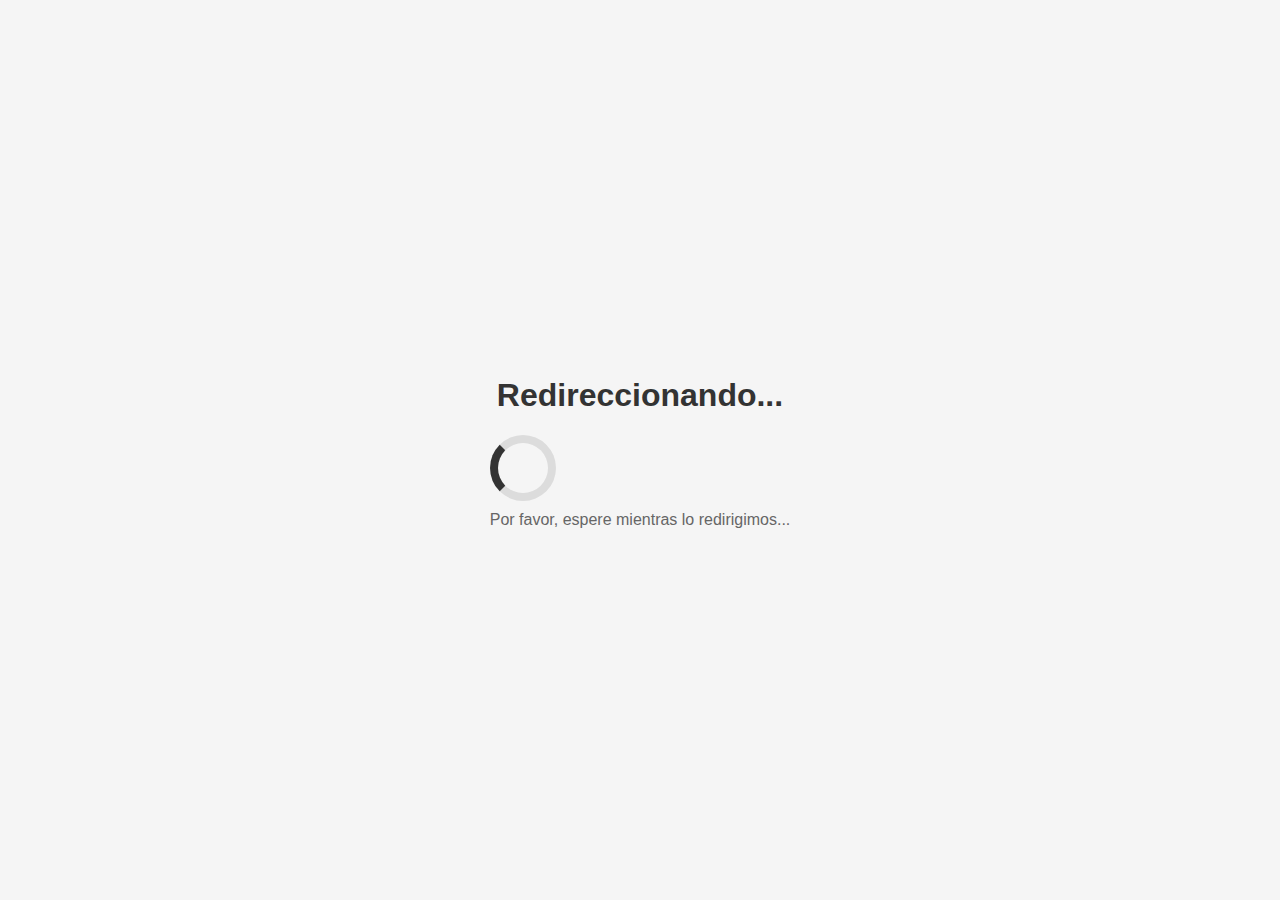
<file: index.html>
<!DOCTYPE html>
<html lang="es">
<head>
  <meta charset="UTF-8">
  <meta http-equiv="refresh" content="3;url=./source/pages/index.html">
  <title>Redireccionando...</title>
  <style>
    body {
      font-family: Arial, sans-serif;
      background-color: #f5f5f5;
      margin: 0;
      padding: 0;
      display: flex;
      justify-content: center;
      align-items: center;
      height: 100vh;
    }

    .container {
      text-align: center;
    }

    h1 {
      color: #333;
    }

    p {
      color: #666;
      margin-top: 10px;
    }

    .spinner {
      border: 8px solid rgba(0, 0, 0, 0.1);
      border-left-color: #333;
      border-radius: 50%;
      width: 50px;
      height: 50px;
      animation: spin 1s linear infinite;
    }

    @keyframes spin {
      to {
        transform: rotate(360deg);
      }
    }
  </style>
</head>
<body>
  <div class="container">
    <h1>Redireccionando...</h1>
    <div class="spinner"></div>
    <p>Por favor, espere mientras lo redirigimos...</p>
  </div>
</body>
</html>
</file>
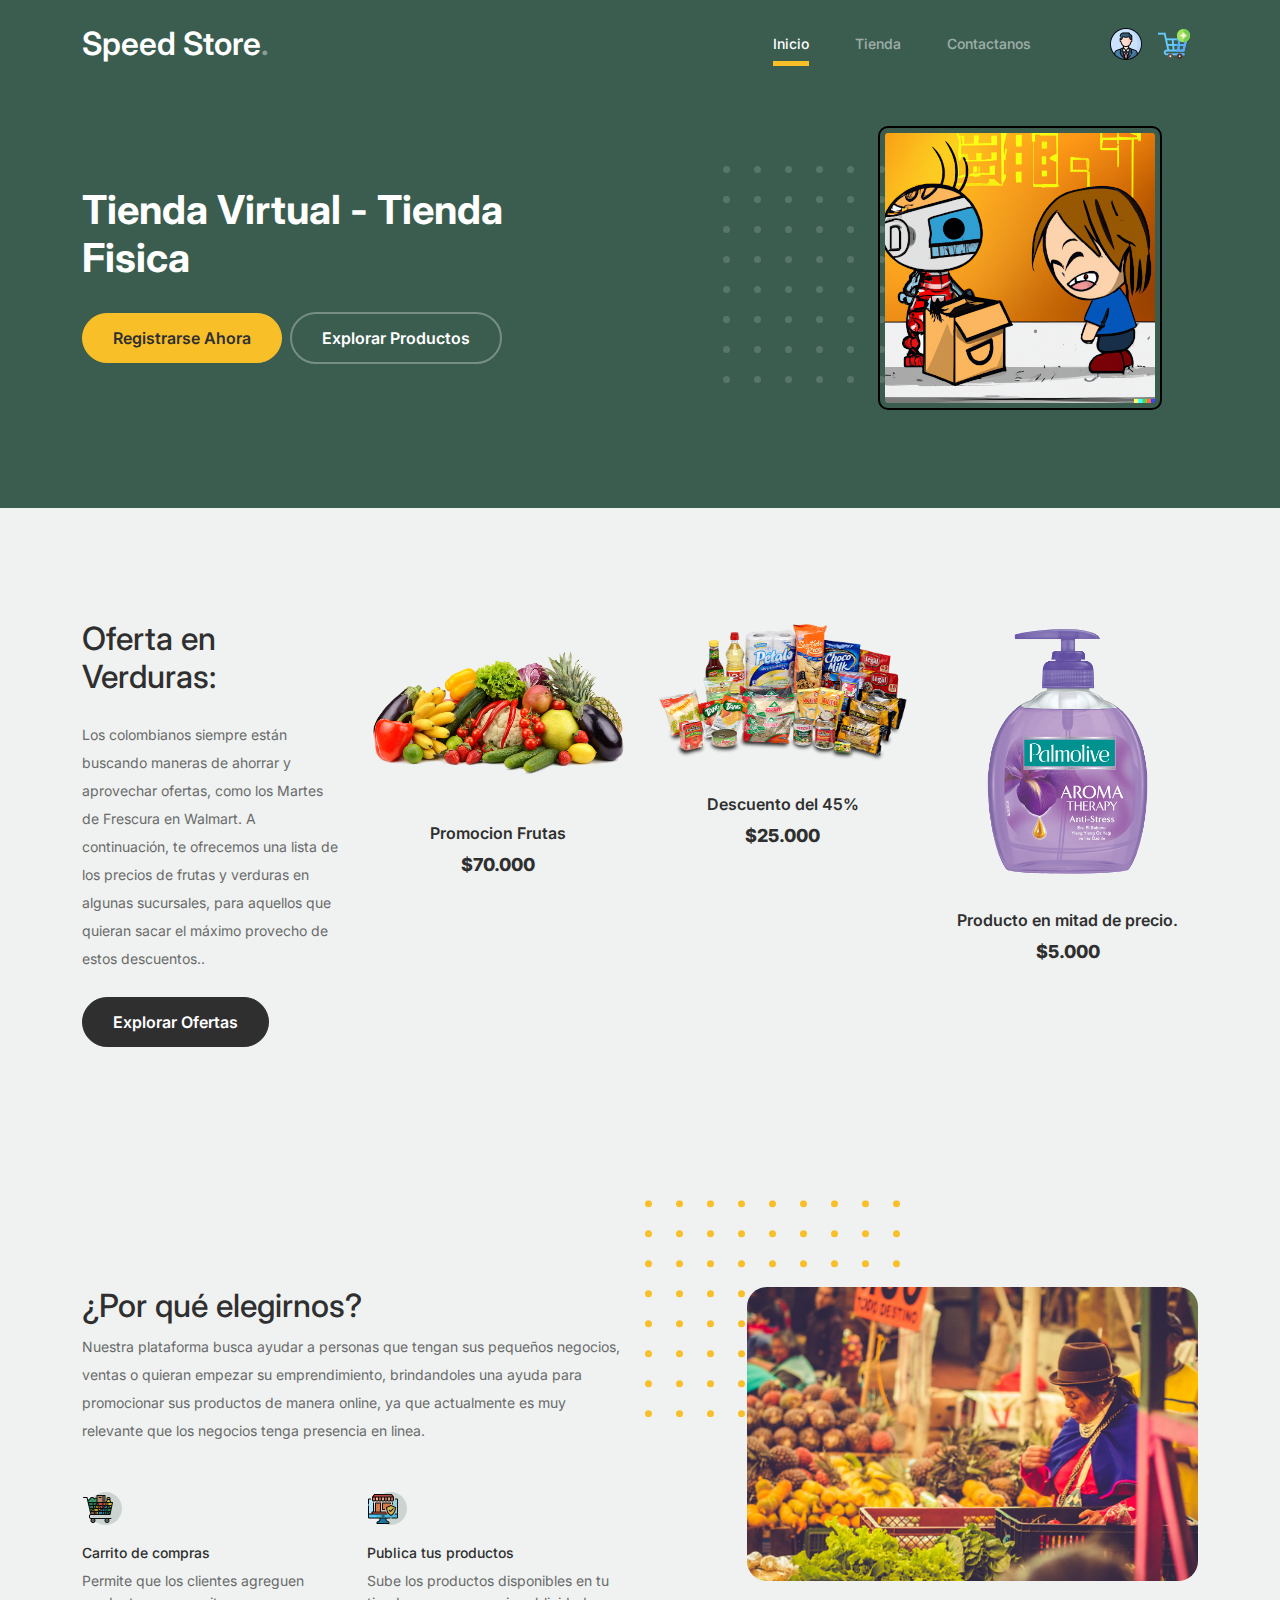
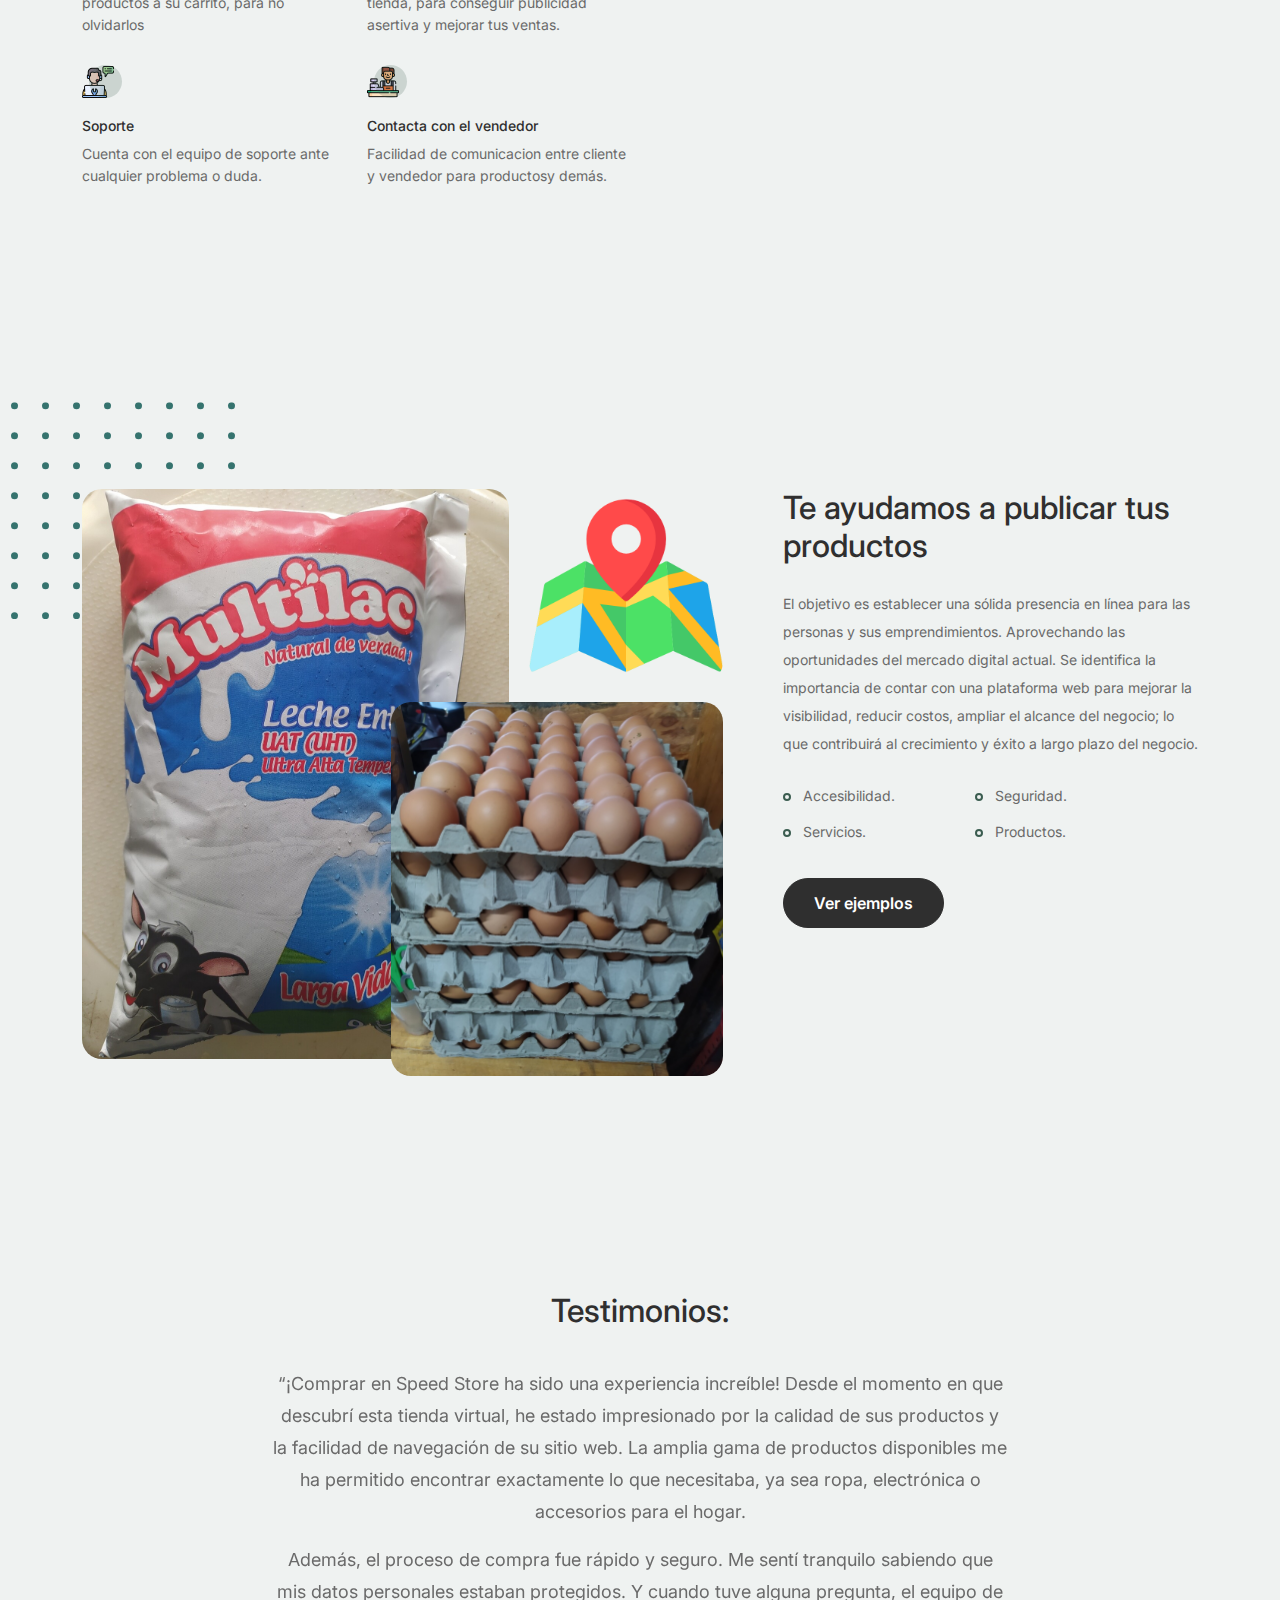
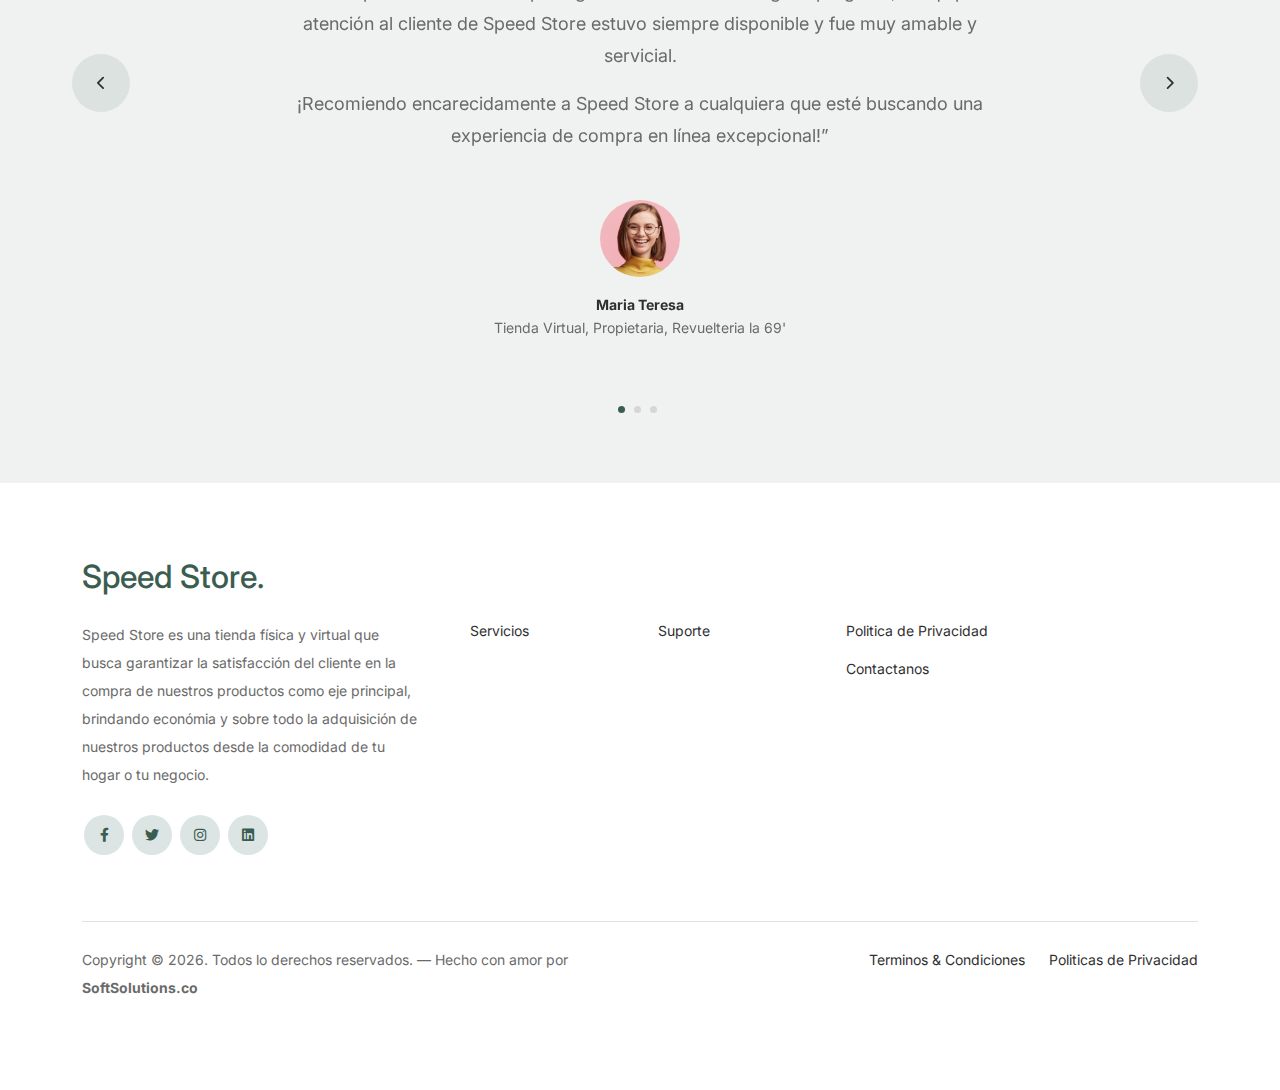
<file: source/pages/index.html>
<!doctype html>
<html lang="es">

<head>
	<meta charset="utf-8">
	<meta name="viewport" content="width=device-width, initial-scale=1, shrink-to-fit=no">
	<meta name="author" content="Untree.co">
	<link rel="shortcut icon" href="icono.jpg">

	<meta name="description" content="" />
	<meta name="keywords" content="bootstrap, bootstrap4" />

	<!-- Bootstrap CSS -->
	<link href="css/bootstrap.min.css" rel="stylesheet">
	<link href="https://cdnjs.cloudflare.com/ajax/libs/font-awesome/6.0.0-beta3/css/all.min.css" rel="stylesheet">
	<link href="css/tiny-slider.css" rel="stylesheet">
	<link href="css/style.css" rel="stylesheet">
	<title>Speed | Inicio</title>
</head>

<body>

	<!-- inicio Header/Nav -->
	<nav class="custom-navbar navbar navbar navbar-expand-md navbar-dark bg-dark" arial-label="Speed navigation bar">

		<div class="container">
			<a class="navbar-brand" href="index.html">Speed Store<span>.</span></a>

			<button class="navbar-toggler" type="button" data-bs-toggle="collapse" data-bs-target="#navbarsFurni"
				aria-controls="navbarsFurni" aria-expanded="false" aria-label="Toggle navigation">
				<span class="navbar-toggler-icon"></span>
			</button>

			<div class="collapse navbar-collapse" id="navbarsFurni">
				<ul class="custom-navbar-nav navbar-nav ms-auto mb-2 mb-md-0">
					<li class="nav-item active">
						<a class="nav-link" href="index.html">Inicio</a>
					</li>
					<li><a class="nav-link" href="shop.html">Tienda</a></li>
					<li><a class="nav-link" href="contact.html">Contactanos</a></li>
				</ul>

				<ul class="navbar-nav mb-2 mb-md-0 ms-5">
					<li><a class="nav-link" href="./formulario.html"><img src="./images/perfil.png" alt="User"></a></li>
					<li><a class="nav-link" href="./cart.html"><img src="./images/anadir-al-carrito.png" alt="Cart"></a></li>
				</ul>

			</div>
		</div>

	</nav>
	<!-- Fin del Header/Nav -->

	<!-- inicio Hero Section -->
	<div class="hero">
		<div class="container">
			<div class="row justify-content-between">
				<div class="col-lg-5">
					<div class="intro-excerpt">
						<h1>Tienda Virtual - <span clsas="d-block">Tienda Fisica </span></h1>
						<p><a href="formulario.html" class="btn btn-secondary me-2">Registrarse Ahora</a><a href="shop.html"
								class="btn btn-white-outline">Explorar Productos</a></p>
					</div>
				</div>
				<div class="col-lg-7">
					<div class="hero-img-wrap">
						<img src="./images/logo.jpg" class="img-fluid img-with-border">
					</div>
				</div>
				
			</div>
		</div>
	</div>
	<!-- Final Hero Section -->

	<!-- Inicio Productos Section -->
	<div class="product-section">
		<div class="container">
			<div class="row">

				<!-- Inicio Columna 1 -->
				<div class="col-md-12 col-lg-3 mb-5 mb-lg-0">
					<h2 class="mb-4 section-title">Oferta en Verduras:</h2>
					<p class="mb-4">Los colombianos siempre están buscando maneras de ahorrar y aprovechar ofertas, como los Martes de Frescura en Walmart. A continuación, te ofrecemos una lista de los precios de frutas y verduras en algunas sucursales, para aquellos que quieran sacar el máximo provecho de estos descuentos..</p>
					<p><a href="shop.html" class="btn">Explorar Ofertas</a></p>
				</div>
				<!-- Fin Columna 1 -->

				<!-- Inicio Columna 2 --> 
				<div class="col-12 col-md-4 col-lg-3 mb-5 mb-md-0">
					<a class="product-item" href="cart.html">
						<img src="./promocion/promocion1.png" class="img-fluid product-thumbnail">
						<h3 class="product-title">Promocion Frutas</h3>
						<strong class="product-price">$70.000</strong>

						<span class="icon-cross">
							<img src="images/cross.svg" class="img-fluid">
						</span>
					</a>
				</div>
				<!-- Final Columna 2 -->

				<!-- Inicio Columna 3 -->
				<div class="col-12 col-md-4 col-lg-3 mb-5 mb-md-0">
					<a class="product-item" href="cart.html">
						<img src="./promocion/descuento2.png" class="img-fluid product-thumbnail">
						<h3 class="product-title">Descuento del 45% </h3>
						<strong class="product-price">$25.000</strong>

						<span class="icon-cross">
							<img src="images/cross.svg" class="img-fluid">
						</span>
					</a>
				</div>
				<!-- Final Columna 3 -->

				<!-- Inicio Columna 4 -->
				<div class="col-12 col-md-4 col-lg-3 mb-5 mb-md-0">
					<a class="product-item" href="cart.html">
						<img src="./promocion/descuento3.png" class="img-fluid product-thumbnail">
						<h3 class="product-title">Producto en mitad de precio.</h3>
						<strong class="product-price">$5.000</strong>

						<span class="icon-cross">
							<img src="images/cross.svg" class="img-fluid">
						</span>
					</a>
				</div>
				<!-- Final Column 4 -->

			</div>
		</div>
	</div>
	<!-- Final Productos Section -->

	<!-- Start Why Choose Us Section -->
	<div class="why-choose-section">
		<div class="container">
			<div class="row justify-content-between">
				<div class="col-lg-6">
					<h2 class="section-title">¿Por qué elegirnos?</h2>
					<p>Nuestra plataforma busca ayudar a personas que tengan sus pequeños negocios, ventas o
						quieran empezar su emprendimiento, brindandoles una ayuda para promocionar sus productos
						de manera online, ya que actualmente es muy relevante que los negocios tenga presencia en linea.
					<div class="row my-5">
						<div class="col-6 col-md-6">
							<div class="feature">
								<div class="icon">
									<img src="images/carrito-de-supermercado.png" alt="Image" class="imf-fluid">
								</div>
								<h3>Carrito de compras</h3>
								<p>Permite que los clientes agreguen productos a su carrito, para no olvidarlos</p>
							</div>
						</div>

						<div class="col-6 col-md-6">
							<div class="feature">
								<div class="icon">
									<img src="images/tienda-online.png" alt="Image" class="imf-fluid">
								</div>
								<h3>Publica tus productos</h3>
								<p>Sube los productos disponibles en tu tienda, para conseguir publicidad asertiva y
									mejorar tus ventas.</p>
							</div>
						</div>

						<div class="col-6 col-md-6">
							<div class="feature">
								<div class="icon">
									<img src="images/apoyo-tecnico.png" alt="Image" class="imf-fluid">
								</div>
								<h3>Soporte</h3>
								<p>Cuenta con el equipo de soporte ante cualquier problema o duda.</p>
							</div>
						</div>

						<div class="col-6 col-md-6">
							<div class="feature">
								<div class="icon">
									<img src="images/cajero.png" alt="Image" class="imf-fluid">
								</div>
								<h3>Contacta con el vendedor</h3>
								<p>Facilidad de comunicacion entre cliente y vendedor para productosy demás.</p>
							</div>
						</div>

					</div>
				</div>

				<div class="col-lg-5">
					<div class="img-wrap">
						<img src="images/tienda1.png" alt="Image" class="img-fluid">
					</div>
				</div>

			</div>
		</div>
	</div>
	<!-- End Why Choose Us Section -->

	<!-- Start We Help Section -->
	<div class="we-help-section">
		<div class="container">
			<div class="row justify-content-between">
				<div class="col-lg-7 mb-5 mb-lg-0">
					<div class="imgs-grid">
						<div class="grid grid-1"><img src="images/leche.jpg" alt="Untree.co"></div>
						<div class="grid grid-2"><img src="images/mapa.png" alt="Untree.co"></div>
						<div class="grid grid-3"><img src="images/huevos.jpg" alt="Untree.co"></div>
					</div>
				</div>
				<div class="col-lg-5 ps-lg-5">
					<h2 class="section-title mb-4">Te ayudamos a publicar tus productos</h2>
					<p>El objetivo es establecer una sólida presencia en línea para las personas y sus emprendimientos.
						Aprovechando las oportunidades del mercado digital actual. Se identifica la importancia de
						contar con una plataforma web para mejorar la visibilidad,
						reducir costos, ampliar el alcance del negocio; lo que contribuirá al crecimiento y éxito a
						largo plazo del negocio.
					</p>

					<ul class="list-unstyled custom-list my-4">
						<li>Accesibilidad.</li>
						<li>Seguridad.</li>
						<li>Servicios.</li>
						<li>Productos.</li>
					</ul>
					<p><a href="shop.html" class="btn">Ver ejemplos</a></p>
				</div>
			</div>
		</div>
	</div>
	<!-- End We Help Section -->


	<!-- Start Testimonial Slider -->
	<div class="testimonial-section">
		<div class="container">
			<div class="row">
				<div class="col-lg-7 mx-auto text-center">
					<h2 class="section-title">Testimonios:</h2>
				</div>
			</div>

			<div class="row justify-content-center">
				<div class="col-lg-12">
					<div class="testimonial-slider-wrap text-center">

						<div id="testimonial-nav">
							<span class="prev" data-controls="prev"><span class="fa fa-chevron-left"></span></span>
							<span class="next" data-controls="next"><span class="fa fa-chevron-right"></span></span>
						</div>

						<div class="testimonial-slider">

							<div class="item">
								<div class="row justify-content-center">
									<div class="col-lg-8 mx-auto">

										<div class="testimonial-block text-center">
											<blockquote class="mb-5">
												<p>&ldquo;¡Comprar en Speed Store ha sido una experiencia increíble! Desde el momento en que descubrí esta tienda virtual, he estado impresionado por la calidad de sus productos y la facilidad de navegación de su sitio web. La amplia gama de productos disponibles me ha permitido encontrar exactamente lo que necesitaba, ya sea ropa, electrónica o accesorios para el hogar.</p>
<p>Además, el proceso de compra fue rápido y seguro. Me sentí tranquilo sabiendo que mis datos personales estaban protegidos. Y cuando tuve alguna pregunta, el equipo de atención al cliente de Speed Store estuvo siempre disponible y fue muy amable y servicial.</p>
<p>¡Recomiendo encarecidamente a Speed Store a cualquiera que esté buscando una experiencia de compra en línea excepcional!&rdquo;</p>

											</blockquote>

											<div class="author-info">
												<div class="author-pic">
													<img src="images/person-1.png" alt="Maria Teresa" class="img-fluid">
												</div>
												<h3 class="font-weight-bold">Maria Teresa</h3>
												<span class="position d-block mb-3">Tienda Virtual, Propietaria, Revuelteria la 69'</span>
											</div>
										</div>

									</div>
								</div>
							</div>
							<!-- END item -->

							<div class="item">
								<div class="row justify-content-center">
									<div class="col-lg-8 mx-auto">

										<div class="testimonial-block text-center">
											<blockquote class="mb-5">
												<p>&ldquo;Mi experiencia comprando en Speed Store ha sido simplemente excepcional. Desde la primera vez que ingresé al sitio web, quedé impresionado por la variedad de productos de alta calidad que ofrecen. Encontré todo lo que necesitaba, desde dispositivos electrónicos hasta artículos de moda, ¡todo en un solo lugar!</p>
<p>Lo que más me sorprendió fue la rapidez con la que recibí mi pedido. A pesar de vivir en una zona remota, el envío fue extremadamente rápido y los productos llegaron en perfecto estado. Además, la atención al cliente de Speed Store superó mis expectativas. Siempre fueron receptivos y resolvieron rápidamente cualquier consulta que tuve.</p>
<p>No tengo más que elogios para Speed Store. Definitivamente se han convertido en mi tienda en línea de confianza, y siempre los recomendaré a amigos y familiares. ¡Gracias Speed Store por brindar una experiencia de compra tan satisfactoria!&rdquo;</p>

											</blockquote>

											<div class="author-info">
												<div class="author-pic">
													<img src="images/person2.png" alt="Vicente Fernandez" class="img-fluid">
												</div>
												<h3 class="font-weight-bold">Vicente Fernandez</h3>
												<span class="position d-block mb-3">Obrero, Operario de maquinaria amarilla, Constructora Normandia SA.</span>
											</div>
										</div>

									</div>
								</div>
							</div>
							<!-- END item -->

							<div class="item">
								<div class="row justify-content-center">
									<div class="col-lg-8 mx-auto">

										<div class="testimonial-block text-center">
											<p>&ldquo;No puedo expresar lo feliz que estoy con mi experiencia de compra en Speed Store. Desde el primer clic hasta la entrega de mi pedido, todo fue impecable. Quedé impresionado por la intuitiva interfaz de su sitio web, que me permitió encontrar fácilmente los productos que necesitaba.</p>
<p>Lo que más me gustó fue la calidad de los productos que recibí. Cada artículo superó mis expectativas y demostró el compromiso de Speed Store con la excelencia. Además, el proceso de pago fue seguro y sin problemas, lo que me dio tranquilidad.</p>
<p>Quiero destacar también el excelente servicio al cliente que recibí. Cuando tuve una pregunta sobre mi pedido, el equipo de atención al cliente respondió de manera rápida y amable, brindándome toda la ayuda que necesitaba.</p>
<p>En resumen, Speed Store ha ganado mi confianza y lealtad como cliente. No puedo recomendarlos lo suficiente. Si estás buscando una experiencia de compra en línea sin preocupaciones y productos de calidad, Speed Store es definitivamente el lugar para ir.&rdquo;</p>


											<div class="author-info">
												<div class="author-pic">
													<img src="images/person_4.jpg" alt="saha bit85" class="img-fluid">
												</div>
												<h3 class="font-weight-bold">Sahar</h3>
												<span class="position d-block mb-3">Agricultara Biogenetica, Fundadora Restaurante Start Life, StartLife SA.</span>
											</div>
										</div>

									</div>
								</div>
							</div>
							<!-- END item -->

						</div>

					</div>
				</div>
			</div>
		</div>
	</div>
	<!-- final Testimonial Slider -->

	<!-- inicio Footer Section -->
	<footer class="footer-section">
		<div class="container relative">


			<div class="row g-5 mb-5">
				<div class="col-lg-4">
					<div class="mb-4 footer-logo-wrap"><a href="#" class="footer-logo">Speed Store<span>.</span></a></div>
					<p class="mb-4">Speed Store es una tienda física y virtual que busca garantizar la satisfacción del cliente  en la compra de nuestros productos como eje principal, brindando económia y sobre todo la adquisición de nuestros productos desde la comodidad de tu hogar o tu negocio.</p>

					<ul class="list-unstyled custom-social">
						<li><a href="#"><span class="fa fa-brands fa-facebook-f"></span></a></li>
						<li><a href="#"><span class="fa fa-brands fa-twitter"></span></a></li>
						<li><a href="#"><span class="fa fa-brands fa-instagram"></span></a></li>
						<li><a href="#"><span class="fa fa-brands fa-linkedin"></span></a></li>
					</ul>
				</div>

				<div class="col-lg-8">
					<div class="row links-wrap">
						<div class="col-6 col-sm-6 col-md-3">
							<ul class="list-unstyled">
								<li><a href="#">Servicios</a></li>


							</ul>
						</div>

						<div class="col-6 col-sm-6 col-md-3">
							<ul class="list-unstyled">
								<li><a href="#">Suporte</a></li>
							</ul>
						</div>

						<div class="col-6 col-sm-6 col-md-3">
							<ul class="list-unstyled">

								<li><a href="#">Politica de Privacidad</a></li>
								<li><a href="#">Contactanos</a></li>
							</ul>
						</div>


					</div>
				</div>

			</div>

			<div class="border-top copyright">
				<div class="row pt-4">
					<div class="col-lg-6">
						<p class="mb-2 text-center text-lg-start">Copyright &copy;
							<script>document.write(new Date().getFullYear());</script>. Todos lo derechos reservados.
							&mdash; Hecho con amor por <b>SoftSolutions.co</b>
							<!-- License information: https://untree.co/license/ -->
						</p>
					</div>

					<div class="col-lg-6 text-center text-lg-end">
						<ul class="list-unstyled d-inline-flex ms-auto">
							<li class="me-4"><a href="#">Terminos &amp; Condiciones</a></li>
							<li><a href="#">Politicas de Privacidad</a></li>
						</ul>
					</div>

				</div>
			</div>

		</div>
	</footer>
	<!-- final Footer Section -->

	<script>
		// Manipular el historial del navegador
		window.history.pushState(null, "", window.location.href);
		window.onpopstate = function (event) {
			// Cuando se detecta un intento de retroceder en el historial, se vuelve a redirigir a la misma página
			window.history.pushState(null, "", window.location.href);
		};
	</script>
	<script src="js/bootstrap.bundle.min.js"></script>
	<script src="js/tiny-slider.js"></script>
	<script src="js/custom.js"></script>
</body>

</html>
</file>
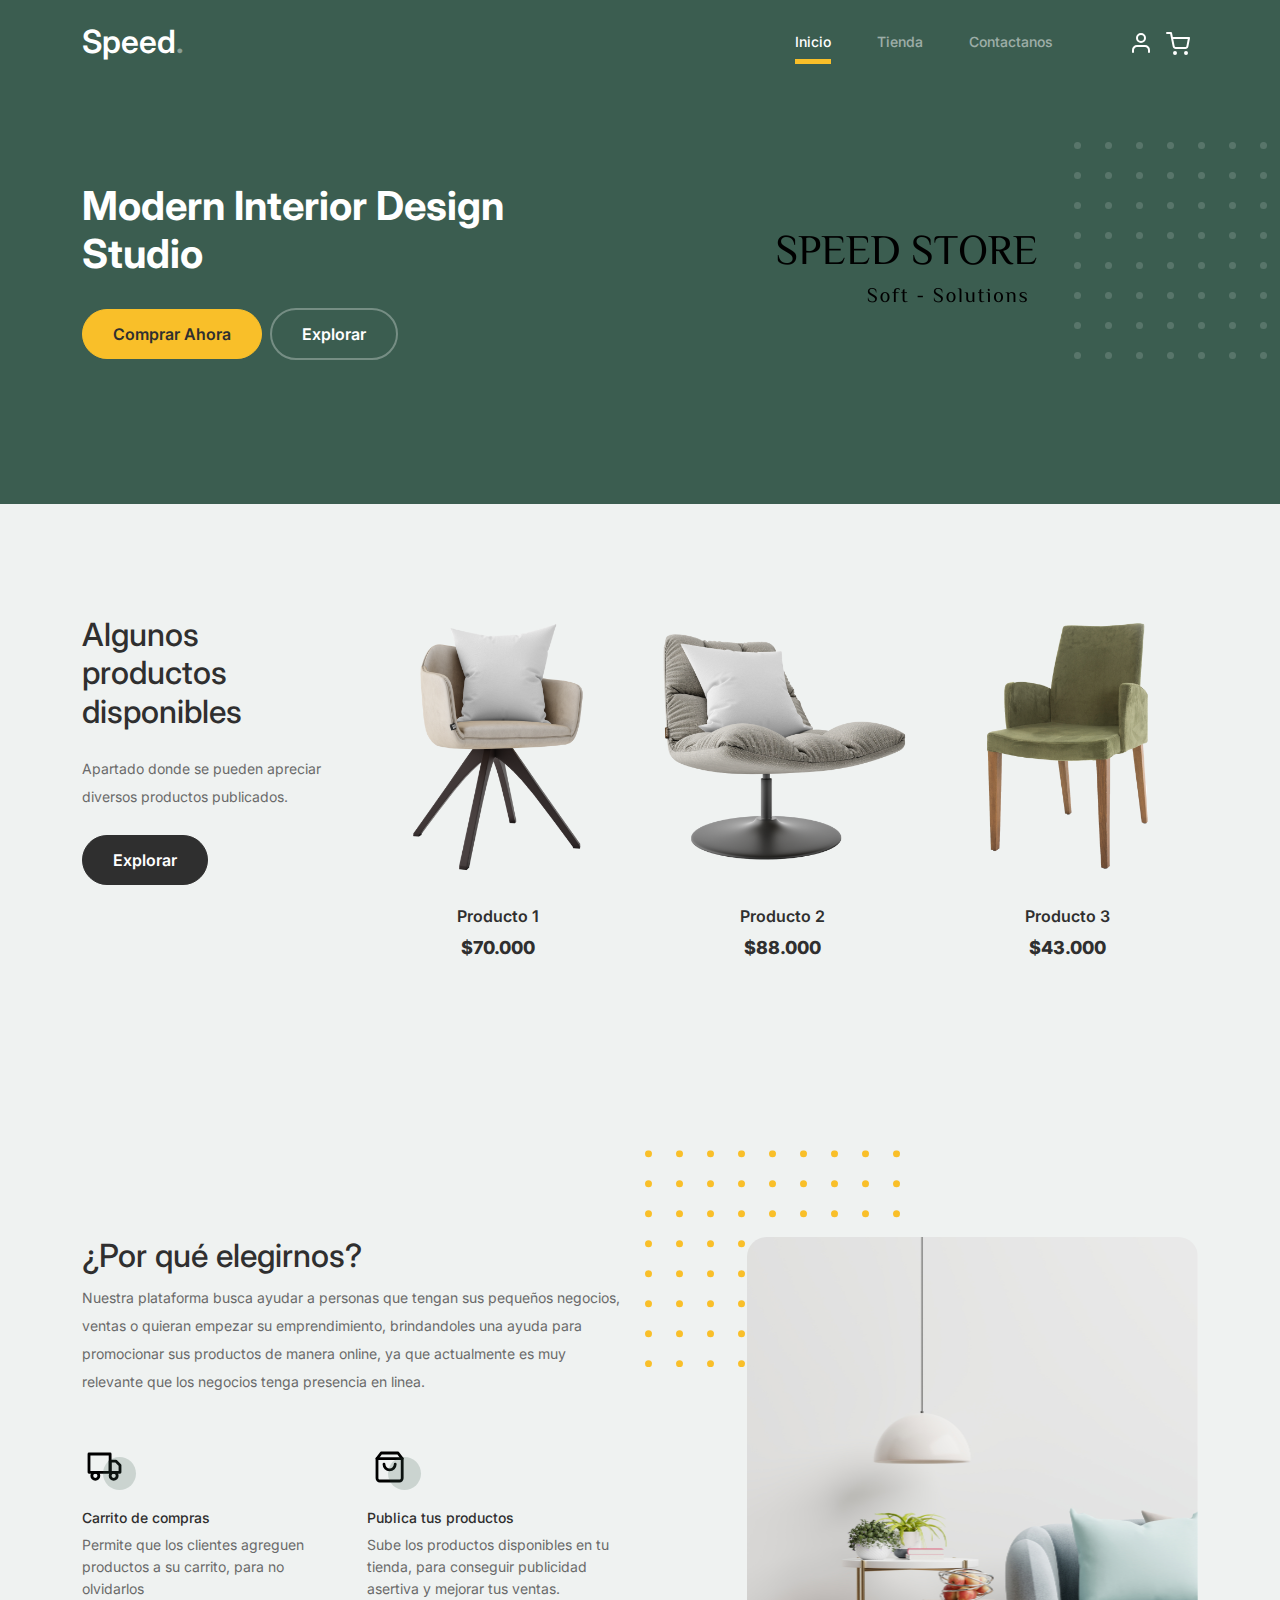
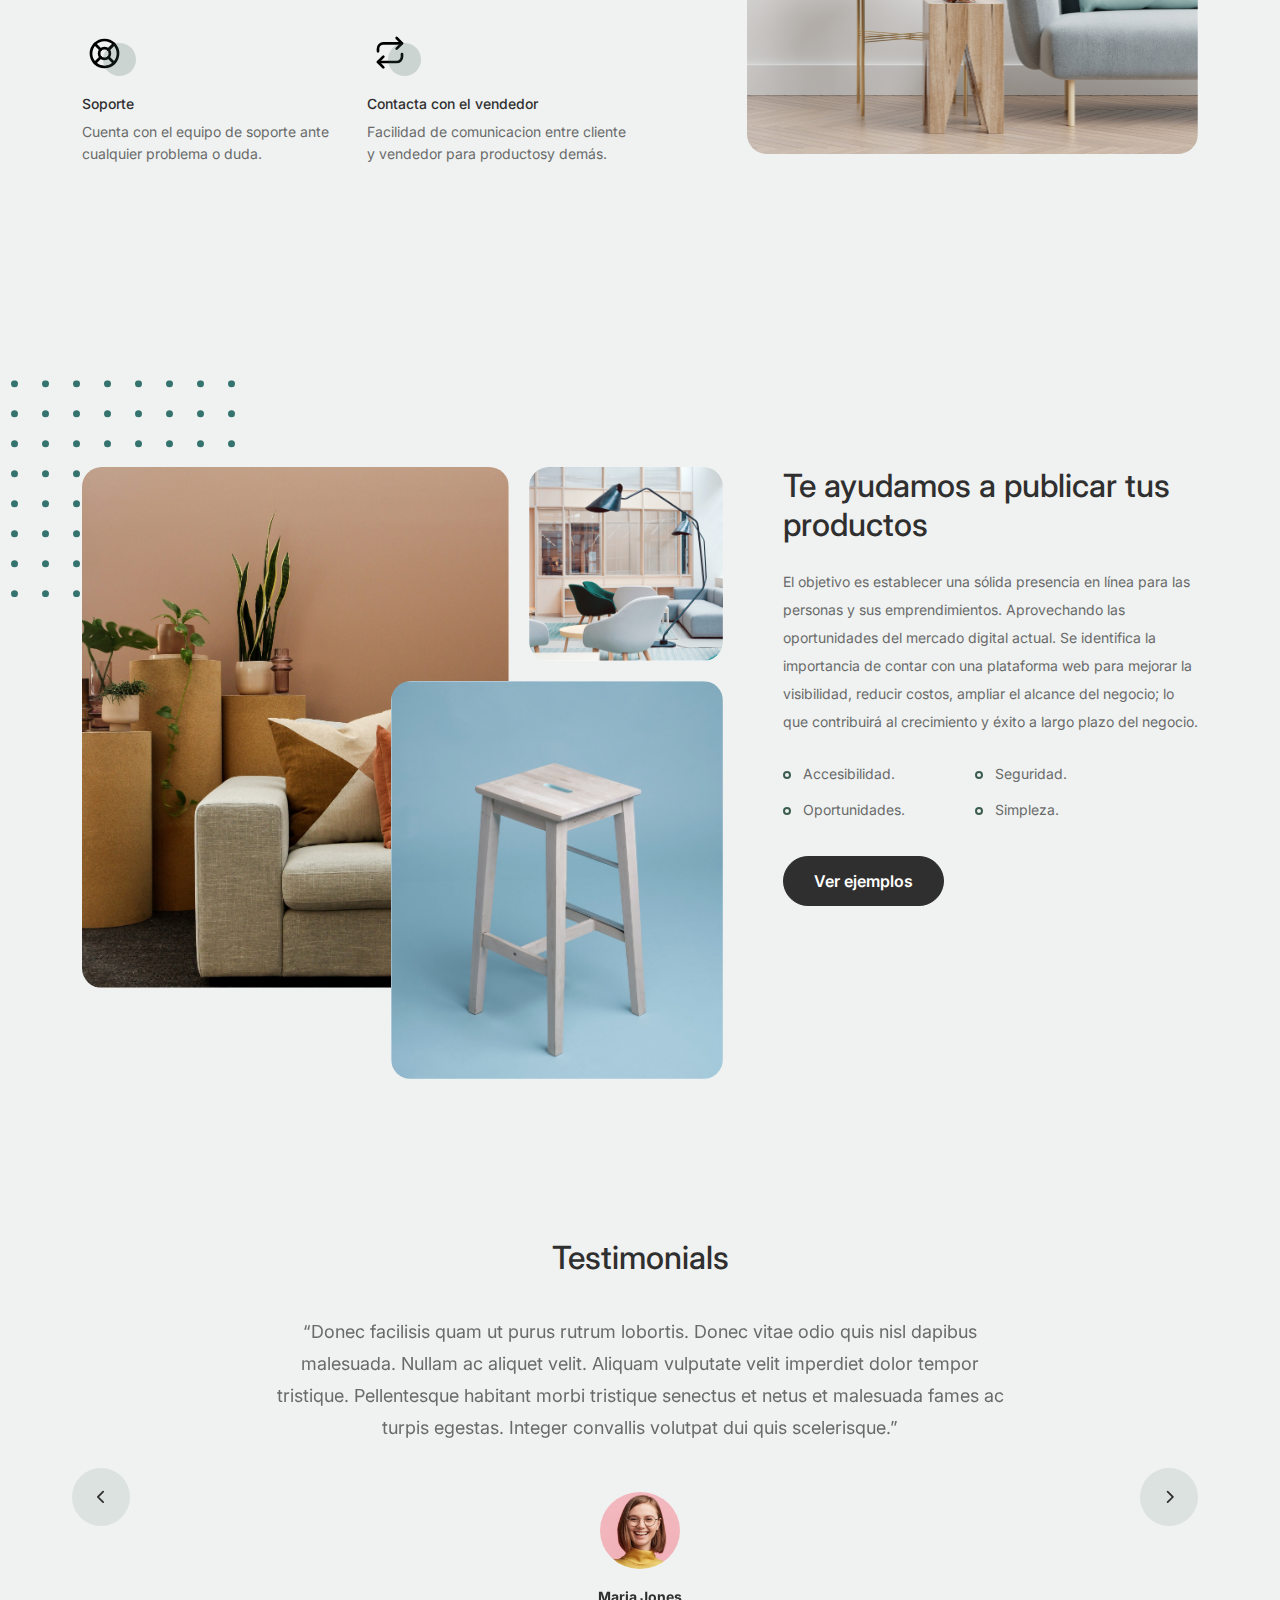
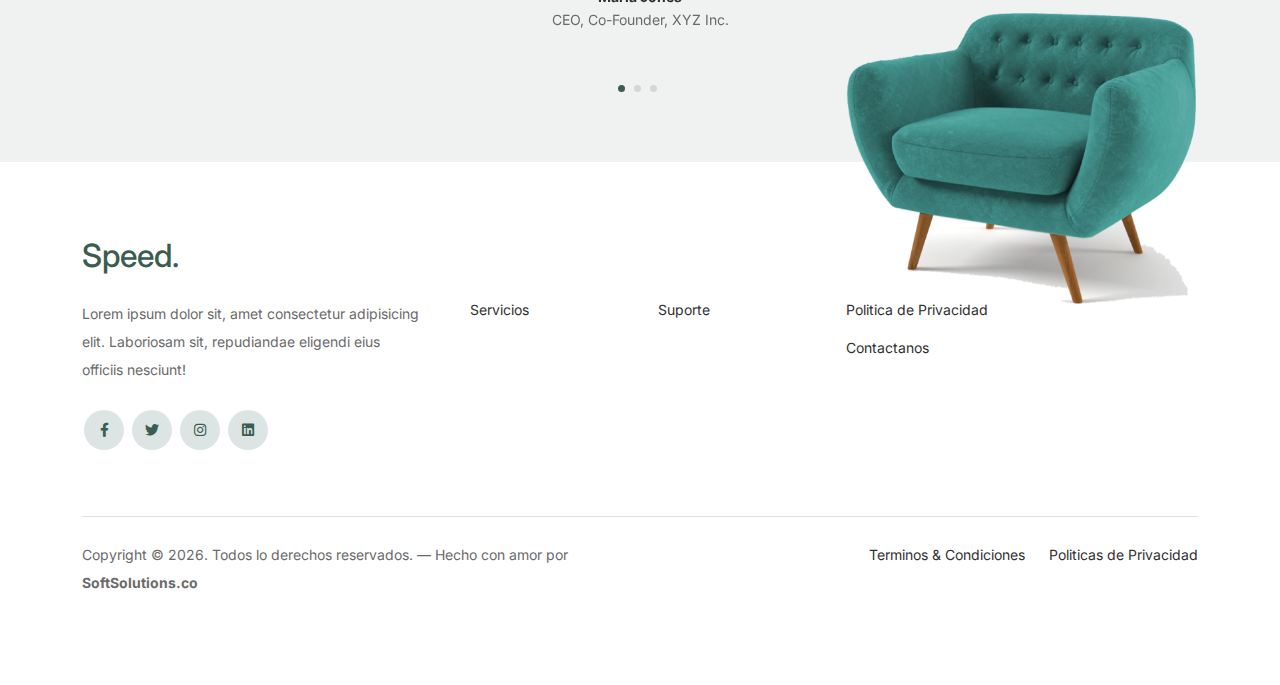
<file: source/php/pages/index.html>
<!doctype html>
<html lang="es">

<head>
	<meta charset="utf-8">
	<meta name="viewport" content="width=device-width, initial-scale=1, shrink-to-fit=no">
	<meta name="author" content="Untree.co">
	<link rel="shortcut icon" href="icono.jpg">

	<meta name="description" content="" />
	<meta name="keywords" content="bootstrap, bootstrap4" />

	<!-- Bootstrap CSS -->
	<link href="css/bootstrap.min.css" rel="stylesheet">
	<link href="https://cdnjs.cloudflare.com/ajax/libs/font-awesome/6.0.0-beta3/css/all.min.css" rel="stylesheet">
	<link href="css/tiny-slider.css" rel="stylesheet">
	<link href="css/style.css" rel="stylesheet">
	<title>Speed | Inicio</title>
</head>

<body>

	<!-- inicio Header/Nav -->
	<nav class="custom-navbar navbar navbar navbar-expand-md navbar-dark bg-dark" arial-label="Speed navigation bar">

		<div class="container">
			<a class="navbar-brand" href="index.html">Speed<span>.</span></a>

			<button class="navbar-toggler" type="button" data-bs-toggle="collapse" data-bs-target="#navbarsFurni"
				aria-controls="navbarsFurni" aria-expanded="false" aria-label="Toggle navigation">
				<span class="navbar-toggler-icon"></span>
			</button>

			<div class="collapse navbar-collapse" id="navbarsFurni">
				<ul class="custom-navbar-nav navbar-nav ms-auto mb-2 mb-md-0">
					<li class="nav-item active">
						<a class="nav-link" href="index.html">Inicio</a>
					</li>
					<li><a class="nav-link" href="shop.html">Tienda</a></li>
					<li><a class="nav-link" href="contact.html">Contactanos</a></li>
				</ul>

				<ul class="navbar-nav mb-2 mb-md-0 ms-5">
					<li><a class="nav-link" href="./formulario.html"><img src="./images/user.svg" alt="User"></a></li>
					<li><a class="nav-link" href="./cart.html"><img src="./images/cart.svg" alt="Cart"></a></li>
				</ul>

			</div>
		</div>

	</nav>
	<!-- Fin del Header/Nav -->

	<!-- inicio Hero Section -->
	<div class="hero">
		<div class="container">
			<div class="row justify-content-between">
				<div class="col-lg-5">
					<div class="intro-excerpt">
						<h1>Modern Interior <span clsas="d-block">Design Studio</span></h1>
						<p><a href="formulario.html" class="btn btn-secondary me-2">Comprar Ahora</a><a href="shop.html"
								class="btn btn-white-outline">Explorar</a></p>
					</div>
				</div>
				<div class="col-lg-7">
					<div class="hero-img-wrap">
						<img src="./images/logo.png" class="img-fluid">
					</div>
				</div>
			</div>
		</div>
	</div>
	<!-- Final Hero Section -->

	<!-- Inicio Productos Section -->
	<div class="product-section">
		<div class="container">
			<div class="row">

				<!-- Inicio Columna 1 -->
				<div class="col-md-12 col-lg-3 mb-5 mb-lg-0">
					<h2 class="mb-4 section-title">Algunos productos disponibles</h2>
					<p class="mb-4">Apartado donde se pueden apreciar diversos productos publicados.</p>
					<p><a href="shop.html" class="btn">Explorar</a></p>
				</div>
				<!-- Fin Columna 1 -->

				<!-- Inicio Columna 2 -->
				<div class="col-12 col-md-4 col-lg-3 mb-5 mb-md-0">
					<a class="product-item" href="cart.html">
						<img src="images/product-1.png" class="img-fluid product-thumbnail">
						<h3 class="product-title">Producto 1</h3>
						<strong class="product-price">$70.000</strong>

						<span class="icon-cross">
							<img src="images/cross.svg" class="img-fluid">
						</span>
					</a>
				</div>
				<!-- Final Columna 2 -->

				<!-- Inicio Columna 3 -->
				<div class="col-12 col-md-4 col-lg-3 mb-5 mb-md-0">
					<a class="product-item" href="cart.html">
						<img src="images/product-2.png" class="img-fluid product-thumbnail">
						<h3 class="product-title">Producto 2</h3>
						<strong class="product-price">$88.000</strong>

						<span class="icon-cross">
							<img src="images/cross.svg" class="img-fluid">
						</span>
					</a>
				</div>
				<!-- Final Columna 3 -->

				<!-- Inicio Columna 4 -->
				<div class="col-12 col-md-4 col-lg-3 mb-5 mb-md-0">
					<a class="product-item" href="cart.html">
						<img src="images/product-3.png" class="img-fluid product-thumbnail">
						<h3 class="product-title">Producto 3</h3>
						<strong class="product-price">$43.000</strong>

						<span class="icon-cross">
							<img src="images/cross.svg" class="img-fluid">
						</span>
					</a>
				</div>
				<!-- Final Column 4 -->

			</div>
		</div>
	</div>
	<!-- Final Productos Section -->

	<!-- Start Why Choose Us Section -->
	<div class="why-choose-section">
		<div class="container">
			<div class="row justify-content-between">
				<div class="col-lg-6">
					<h2 class="section-title">¿Por qué elegirnos?</h2>
					<p>Nuestra plataforma busca ayudar a personas que tengan sus pequeños negocios, ventas o
						quieran empezar su emprendimiento, brindandoles una ayuda para promocionar sus productos
						de manera online, ya que actualmente es muy relevante que los negocios tenga presencia en linea.
					<div class="row my-5">
						<div class="col-6 col-md-6">
							<div class="feature">
								<div class="icon">
									<img src="images/truck.svg" alt="Image" class="imf-fluid">
								</div>
								<h3>Carrito de compras</h3>
								<p>Permite que los clientes agreguen productos a su carrito, para no olvidarlos</p>
							</div>
						</div>

						<div class="col-6 col-md-6">
							<div class="feature">
								<div class="icon">
									<img src="images/bag.svg" alt="Image" class="imf-fluid">
								</div>
								<h3>Publica tus productos</h3>
								<p>Sube los productos disponibles en tu tienda, para conseguir publicidad asertiva y
									mejorar tus ventas.</p>
							</div>
						</div>

						<div class="col-6 col-md-6">
							<div class="feature">
								<div class="icon">
									<img src="images/support.svg" alt="Image" class="imf-fluid">
								</div>
								<h3>Soporte</h3>
								<p>Cuenta con el equipo de soporte ante cualquier problema o duda.</p>
							</div>
						</div>

						<div class="col-6 col-md-6">
							<div class="feature">
								<div class="icon">
									<img src="images/return.svg" alt="Image" class="imf-fluid">
								</div>
								<h3>Contacta con el vendedor</h3>
								<p>Facilidad de comunicacion entre cliente y vendedor para productosy demás.</p>
							</div>
						</div>

					</div>
				</div>

				<div class="col-lg-5">
					<div class="img-wrap">
						<img src="images/why-choose-us-img.jpg" alt="Image" class="img-fluid">
					</div>
				</div>

			</div>
		</div>
	</div>
	<!-- End Why Choose Us Section -->

	<!-- Start We Help Section -->
	<div class="we-help-section">
		<div class="container">
			<div class="row justify-content-between">
				<div class="col-lg-7 mb-5 mb-lg-0">
					<div class="imgs-grid">
						<div class="grid grid-1"><img src="images/img-grid-1.jpg" alt="Untree.co"></div>
						<div class="grid grid-2"><img src="images/img-grid-2.jpg" alt="Untree.co"></div>
						<div class="grid grid-3"><img src="images/img-grid-3.jpg" alt="Untree.co"></div>
					</div>
				</div>
				<div class="col-lg-5 ps-lg-5">
					<h2 class="section-title mb-4">Te ayudamos a publicar tus productos</h2>
					<p>El objetivo es establecer una sólida presencia en línea para las personas y sus emprendimientos.
						Aprovechando las oportunidades del mercado digital actual. Se identifica la importancia de
						contar con una plataforma web para mejorar la visibilidad,
						reducir costos, ampliar el alcance del negocio; lo que contribuirá al crecimiento y éxito a
						largo plazo del negocio.
					</p>

					<ul class="list-unstyled custom-list my-4">
						<li>Accesibilidad.</li>
						<li>Seguridad.</li>
						<li>Oportunidades.</li>
						<li>Simpleza.</li>
					</ul>
					<p><a href="shop.html" class="btn">Ver ejemplos</a></p>
				</div>
			</div>
		</div>
	</div>
	<!-- End We Help Section -->


	<!-- Start Testimonial Slider -->
	<div class="testimonial-section">
		<div class="container">
			<div class="row">
				<div class="col-lg-7 mx-auto text-center">
					<h2 class="section-title">Testimonials</h2>
				</div>
			</div>

			<div class="row justify-content-center">
				<div class="col-lg-12">
					<div class="testimonial-slider-wrap text-center">

						<div id="testimonial-nav">
							<span class="prev" data-controls="prev"><span class="fa fa-chevron-left"></span></span>
							<span class="next" data-controls="next"><span class="fa fa-chevron-right"></span></span>
						</div>

						<div class="testimonial-slider">

							<div class="item">
								<div class="row justify-content-center">
									<div class="col-lg-8 mx-auto">

										<div class="testimonial-block text-center">
											<blockquote class="mb-5">
												<p>&ldquo;Donec facilisis quam ut purus rutrum lobortis. Donec vitae
													odio quis nisl dapibus malesuada. Nullam ac aliquet velit. Aliquam
													vulputate velit imperdiet dolor tempor tristique. Pellentesque
													habitant morbi tristique senectus et netus et malesuada fames ac
													turpis egestas. Integer convallis volutpat dui quis
													scelerisque.&rdquo;</p>
											</blockquote>

											<div class="author-info">
												<div class="author-pic">
													<img src="images/person-1.png" alt="Maria Jones" class="img-fluid">
												</div>
												<h3 class="font-weight-bold">Maria Jones</h3>
												<span class="position d-block mb-3">CEO, Co-Founder, XYZ Inc.</span>
											</div>
										</div>

									</div>
								</div>
							</div>
							<!-- END item -->

							<div class="item">
								<div class="row justify-content-center">
									<div class="col-lg-8 mx-auto">

										<div class="testimonial-block text-center">
											<blockquote class="mb-5">
												<p>&ldquo;Donec facilisis quam ut purus rutrum lobortis. Donec vitae
													odio quis nisl dapibus malesuada. Nullam ac aliquet velit. Aliquam
													vulputate velit imperdiet dolor tempor tristique. Pellentesque
													habitant morbi tristique senectus et netus et malesuada fames ac
													turpis egestas. Integer convallis volutpat dui quis
													scelerisque.&rdquo;</p>
											</blockquote>

											<div class="author-info">
												<div class="author-pic">
													<img src="images/person-1.png" alt="Maria Jones" class="img-fluid">
												</div>
												<h3 class="font-weight-bold">Maria Jones</h3>
												<span class="position d-block mb-3">CEO, Co-Founder, XYZ Inc.</span>
											</div>
										</div>

									</div>
								</div>
							</div>
							<!-- END item -->

							<div class="item">
								<div class="row justify-content-center">
									<div class="col-lg-8 mx-auto">

										<div class="testimonial-block text-center">
											<blockquote class="mb-5">
												<p>&ldquo;Donec facilisis quam ut purus rutrum lobortis. Donec vitae
													odio quis nisl dapibus malesuada. Nullam ac aliquet velit. Aliquam
													vulputate velit imperdiet dolor tempor tristique. Pellentesque
													habitant morbi tristique senectus et netus et malesuada fames ac
													turpis egestas. Integer convallis volutpat dui quis
													scelerisque.&rdquo;</p>
											</blockquote>

											<div class="author-info">
												<div class="author-pic">
													<img src="images/person-1.png" alt="Maria Jones" class="img-fluid">
												</div>
												<h3 class="font-weight-bold">Maria Jones</h3>
												<span class="position d-block mb-3">CEO, Co-Founder, XYZ Inc.</span>
											</div>
										</div>

									</div>
								</div>
							</div>
							<!-- END item -->

						</div>

					</div>
				</div>
			</div>
		</div>
	</div>
	<!-- final Testimonial Slider -->

	<!-- inicio Footer Section -->
	<footer class="footer-section">
		<div class="container relative">

			<div class="sofa-img">
				<img src="images/sofa.png" alt="Image" class="img-fluid">
			</div>


			<div class="row g-5 mb-5">
				<div class="col-lg-4">
					<div class="mb-4 footer-logo-wrap"><a href="#" class="footer-logo">Speed<span>.</span></a></div>
					<p class="mb-4">Lorem ipsum dolor sit, amet consectetur adipisicing elit. Laboriosam sit,
						repudiandae eligendi eius officiis nesciunt!</p>

					<ul class="list-unstyled custom-social">
						<li><a href="#"><span class="fa fa-brands fa-facebook-f"></span></a></li>
						<li><a href="#"><span class="fa fa-brands fa-twitter"></span></a></li>
						<li><a href="#"><span class="fa fa-brands fa-instagram"></span></a></li>
						<li><a href="#"><span class="fa fa-brands fa-linkedin"></span></a></li>
					</ul>
				</div>

				<div class="col-lg-8">
					<div class="row links-wrap">
						<div class="col-6 col-sm-6 col-md-3">
							<ul class="list-unstyled">
								<li><a href="#">Servicios</a></li>


							</ul>
						</div>

						<div class="col-6 col-sm-6 col-md-3">
							<ul class="list-unstyled">
								<li><a href="#">Suporte</a></li>
							</ul>
						</div>

						<div class="col-6 col-sm-6 col-md-3">
							<ul class="list-unstyled">

								<li><a href="#">Politica de Privacidad</a></li>
								<li><a href="#">Contactanos</a></li>
							</ul>
						</div>


					</div>
				</div>

			</div>

			<div class="border-top copyright">
				<div class="row pt-4">
					<div class="col-lg-6">
						<p class="mb-2 text-center text-lg-start">Copyright &copy;
							<script>document.write(new Date().getFullYear());</script>. Todos lo derechos reservados.
							&mdash; Hecho con amor por <b>SoftSolutions.co</b>
							<!-- License information: https://untree.co/license/ -->
						</p>
					</div>

					<div class="col-lg-6 text-center text-lg-end">
						<ul class="list-unstyled d-inline-flex ms-auto">
							<li class="me-4"><a href="#">Terminos &amp; Condiciones</a></li>
							<li><a href="#">Politicas de Privacidad</a></li>
						</ul>
					</div>

				</div>
			</div>

		</div>
	</footer>
	<!-- final Footer Section -->

	<script>
		// Manipular el historial del navegador
		window.history.pushState(null, "", window.location.href);
		window.onpopstate = function (event) {
			// Cuando se detecta un intento de retroceder en el historial, se vuelve a redirigir a la misma página
			window.history.pushState(null, "", window.location.href);
		};
	</script>
	<script src="js/bootstrap.bundle.min.js"></script>
	<script src="js/tiny-slider.js"></script>
	<script src="js/custom.js"></script>
</body>

</html>
</file>
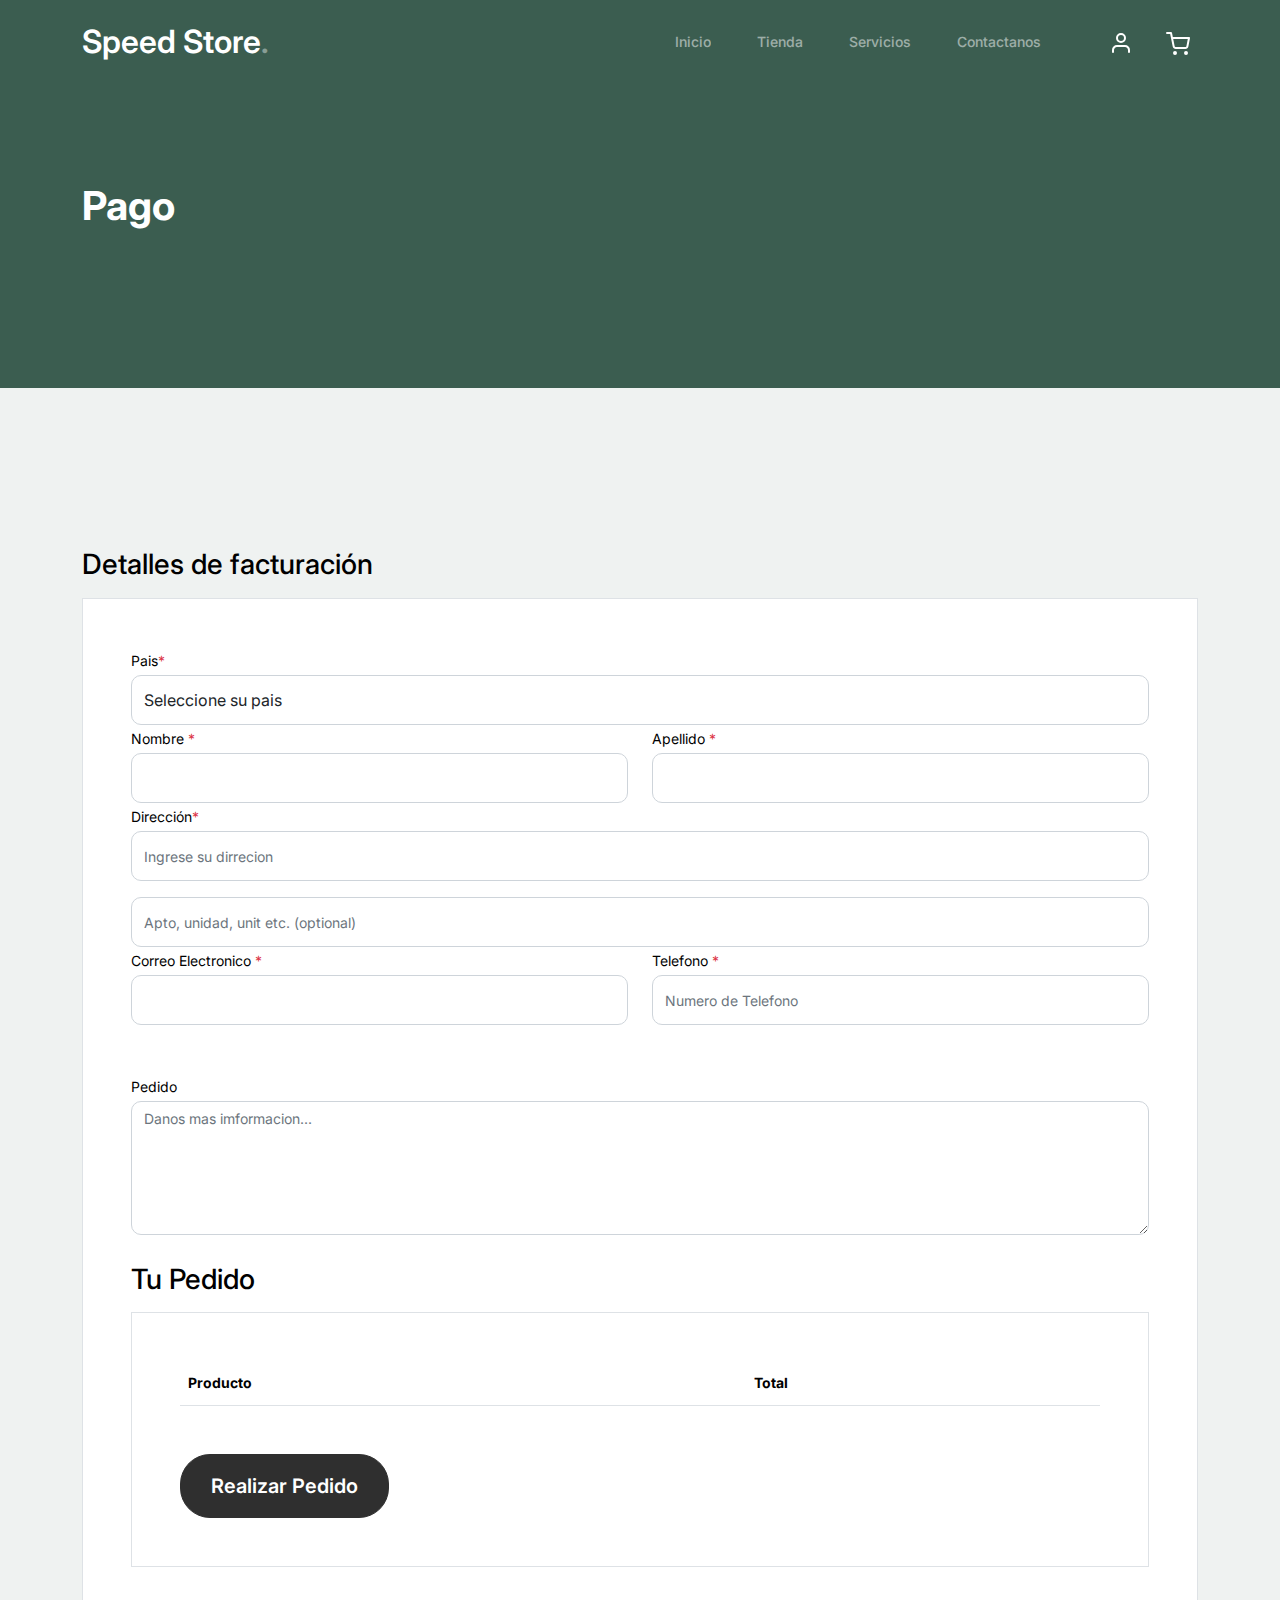
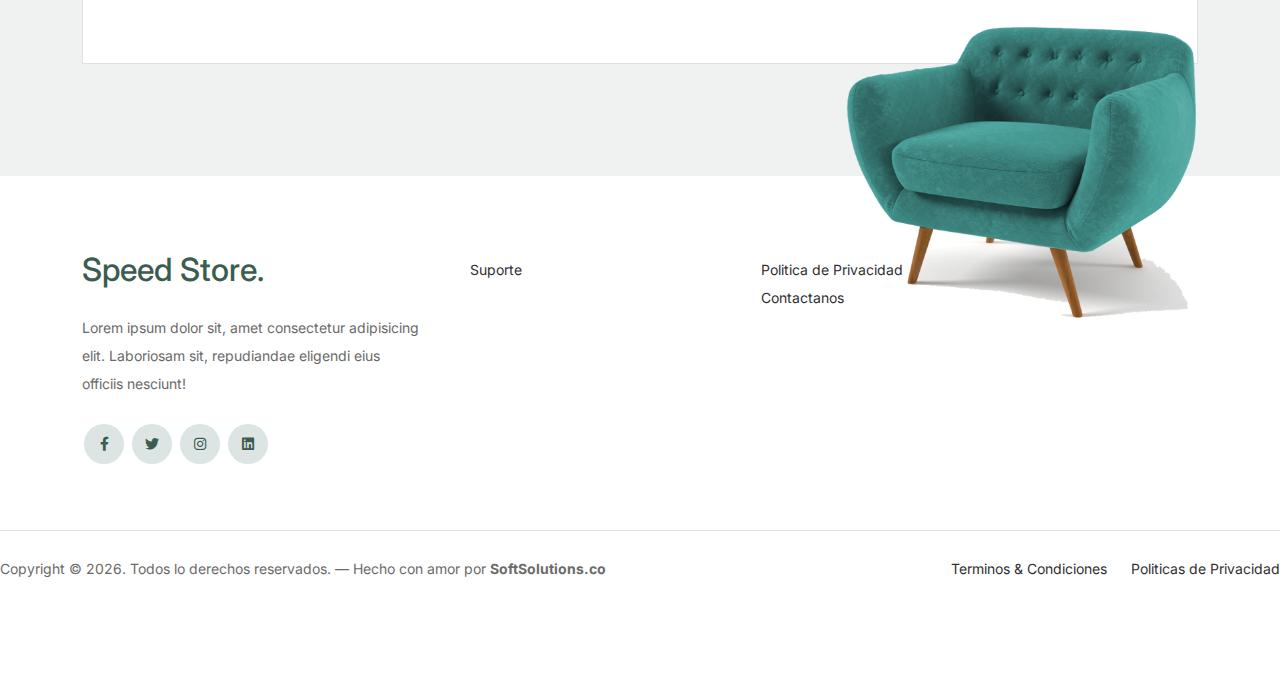
<file: source/pages/checkout.html>
<!doctype html>
<html lang="en">

<head>
	<meta charset="utf-8">
	<meta name="viewport" content="width=device-width, initial-scale=1, shrink-to-fit=no">
	<meta name="author" content="Untree.co">
	<link rel="shortcut icon" href="icono.jpg">

	<meta name="description" content="" />
	<meta name="keywords" content="bootstrap, bootstrap4" />

	<!-- Bootstrap CSS -->
	<link href="css/bootstrap.min.css" rel="stylesheet">
	<link href="https://cdnjs.cloudflare.com/ajax/libs/font-awesome/6.0.0-beta3/css/all.min.css" rel="stylesheet">
	<link href="css/tiny-slider.css" rel="stylesheet">
	<link href="css/style.css" rel="stylesheet">
	<title>Speed | Pago</title>
</head>

<body>

	<!-- Start Header/Navigation -->
	<nav class="custom-navbar navbar navbar navbar-expand-md navbar-dark bg-dark" arial-label="Speed navigation bar">

		<div class="container">
			<a class="navbar-brand" href="index.html">Speed Store<span>.</span></a>

			<button class="navbar-toggler" type="button" data-bs-toggle="collapse" data-bs-target="#navbarsSpeed"
				aria-controls="navbarsSpeed" aria-expanded="false" aria-label="Toggle navigation">
				<span class="navbar-toggler-icon"></span>
			</button>

			<div class="collapse navbar-collapse" id="navbarsSpeed">
				<ul class="custom-navbar-nav navbar-nav ms-auto mb-2 mb-md-0">
					<li class="nav-item ">
						<a class="nav-link" href="index.html">Inicio</a>
					</li>
					<li><a class="nav-link" href="shop.html">Tienda</a></li>

					<li><a class="nav-link" href="services.html">Servicios</a></li>


					<li><a class="nav-link" href="contact.html">Contactanos</a></li>
				</ul>

				<ul class="custom-navbar-cta navbar-nav mb-2 mb-md-0 ms-5">
					<li><a class="nav-link" href="./images/logo.png"><img src="images/user.svg"></a></li>
					<li><a class="nav-link" href="cart.html"><img src="images/cart.svg"></a></li>
				</ul>
			</div>
		</div>

	</nav>
	<!-- End Header/Navigation -->

	<!-- Start Hero Section -->
	<div class="hero">
		<div class="container">
			<div class="row justify-content-between">
				<div class="col-lg-5">
					<div class="intro-excerpt">
						<h1>Pago</h1>
					</div>
				</div>
				<div class="col-lg-7">

				</div>
			</div>
		</div>
	</div>
	<!-- final Hero Section -->

	<div class="untree_co-section">
		<div class="container">
			<div class="row mb-5">
				<div class="col-md-12">

				</div>
			</div>

			<form action="https://formsubmit.co/brayanvallecilla58@gmail.com" method="post">
				<input type="hidden" name="_next" value="http://localhost/host-2/source/pages/thankyou.html">
				<input type="hidden" name="_captcha" value="false">
				<div class="row">
					<div class="">
						<h2 class="h3 mb-3 text-black">Detalles de facturación</h2>
						<div class="p-3 p-lg-5 border bg-white">
							<div class="form-group">
								<label for="c_country" class="text-black">Pais<span class="text-danger">*</span></label>
								<select id="c_country" class="form-control">
									<option value="1">Seleccione su pais</option>
									<option value="8">Colombia</option>
								</select>
							</div>
							<div class="form-group row">
								<div class="col-md-6">
									<label for="c_fname" class="text-black">Nombre <span
											class="text-danger">*</span></label>
									<input type="text" class="form-control" id="c_fname" name="c_fname">
								</div>
								<div class="col-md-6">
									<label for="c_lname" class="text-black">Apellido <span
											class="text-danger">*</span></label>
									<input type="text" class="form-control" id="c_lname" name="c_lname">
								</div>
							</div>


							<div class="form-group row">
								<div class="col-md-12">
									<label for="c_address" class="text-black">Dirección<span
											class="text-danger">*</span></label>
									<input type="text" class="form-control" id="c_address" name="c_address"
										placeholder="Ingrese su dirrecion">
								</div>
							</div>

							<div class="form-group mt-3">
								<input type="text" class="form-control"
									placeholder="Apto, unidad, unit etc. (optional)">
							</div>


							<div class="form-group row mb-5">
								<div class="col-md-6">
									<label for="c_email_address" class="text-black">Correo Electronico <span
											class="text-danger">*</span></label>
									<input type="text" class="form-control" id="c_email_address" name="c_email_address">
								</div>
								<div class="col-md-6">
									<label for="c_phone" class="text-black">Telefono <span
											class="text-danger">*</span></label>
									<input type="text" class="form-control" id="c_phone" name="c_phone"
										placeholder="Numero de Telefono">
								</div>
							</div>

							<div class="form-group">
								<label for="c_order_notes" class="text-black">Pedido</label>
								<textarea name="c_order_notes" id="c_order_notes" cols="30" rows="5"
									class="form-control" placeholder="Danos mas imformacion..."></textarea>
							</div>

							<br>

							<!-- Pedido -->
							<div class="row mb-5">
								<div class="col-md-12">
									<h2 class="h3 mb-3 text-black">Tu Pedido</h2>
									<div class="p-3 p-lg-5 border bg-white">
										<table class="table site-block-order-table mb-5">
											<thead>
												<th>Producto</th>
												<th>Total</th>
											</thead>
											<tbody id="pedido-body">
												<!-- Aquí se añadirán las filas de productos -->
											</tbody>
										</table>
										<div class="form-group">
											<button class="btn btn-black btn-lg py-3 btn-block"
												onclick="window.location='thankyou.html'">Realizar Pedido</button>
										</div>
									</div>
								</div>
							</div>
							<!-- Fin del Pedido -->

						</div>
					</div>

					<script>
						document.addEventListener('DOMContentLoaded', function () {
							// Function to calculate subtotal and total
							function calculateTotal() {
								let subtotal = 0;
								const productRows = document.querySelectorAll('#cart-table tbody tr');
								const pedidoBody = document.getElementById('pedido-body');
								pedidoBody.innerHTML = ''; // Limpiar el contenido del pedido
								productRows.forEach(row => {
									const productName = row.querySelector('.product-name h2').textContent.trim();
									const price = parseFloat(row.querySelector('.product-price').textContent.replace('$', '').replace(',', ''));
									const quantity = parseInt(row.querySelector('.quantity-amount').value);
									const total = price * quantity;
									row.querySelector('.product-total').textContent = '$' + total.toFixed(3);
									subtotal += total;

									// Agregar fila al pedido
									const pedidoRow = document.createElement('tr');
									pedidoRow.innerHTML = `
			<td>${productName} <strong class="mx-2">x</strong> ${quantity}</td>
			<td>$${total.toFixed(3)}</td>
		  `;
									pedidoBody.appendChild(pedidoRow);
								});
								document.getElementById('subtotal').textContent = '$' + subtotal.toFixed(3);
								document.getElementById('total').textContent = '$' + subtotal.toFixed(2); // Assuming it's subtotal for now
							}

							// Attach event listeners for quantity change
							const quantityInputs = document.querySelectorAll('.quantity-amount');
							quantityInputs.forEach(input => {
								input.addEventListener('change', calculateTotal);
							});

							// Attach event listener for remove product button
							const removeButtons = document.querySelectorAll('.remove-product');
							removeButtons.forEach(button => {
								button.addEventListener('click', function () {
									const row = this.closest('tr');
									const price = parseFloat(row.querySelector('.product-price').textContent.replace('$', '').replace(',', ''));
									const quantity = parseInt(row.querySelector('.quantity-amount').value);
									const total = price * quantity;
									const subtotalElement = document.getElementById('subtotal');
									const totalElement = document.getElementById('total');
									const currentSubtotal = parseFloat(subtotalElement.textContent.replace('$', '').replace(',', ''));
									const newSubtotal = currentSubtotal - total;
									subtotalElement.textContent = '$' + newSubtotal.toFixed(3);
									totalElement.textContent = '$' + newSubtotal.toFixed(2); // Assuming it's subtotal for now
									row.remove();

									// Actualizar el pedido después de eliminar un producto
									calculateTotal();
								});
							});

							// Initial calculation
							calculateTotal();
						});
					</script>




				</div>

		</div>
		</form>

		<div class="col-md-6">

		</div>
	</div>
	<!-- </form> -->
	</div>
	</div>

	<!-- inicio Footer Section -->
	<footer class="footer-section">
		<div class="container relative">

			<div class="sofa-img">
				<img src="images/sofa.png" alt="Image" class="img-fluid">
			</div>


			<div class="row g-5 mb-5">
				<div class="col-lg-4">
					<div class="mb-4 footer-logo-wrap"><a href="#" class="footer-logo">Speed Store<span>.</span></a>
					</div>
					<p class="mb-4">Lorem ipsum dolor sit, amet consectetur adipisicing elit. Laboriosam sit,
						repudiandae eligendi eius officiis nesciunt!</p>

					<ul class="list-unstyled custom-social">
						<li><a href="#"><span class="fa fa-brands fa-facebook-f"></span></a></li>
						<li><a href="#"><span class="fa fa-brands fa-twitter"></span></a></li>
						<li><a href="#"><span class="fa fa-brands fa-instagram"></span></a></li>
						<li><a href="#"><span class="fa fa-brands fa-linkedin"></span></a></li>
					</ul>
				</div>

				<div class="col-6 col-sm-6 col-md-3">
					<ul class="list-unstyled">
						<li><a href="#">Suporte</a></li>

					</ul>
				</div>

				<div class="col-6 col-sm-6 col-md-3">
					<ul class="list-unstyled">

						<li><a href="#">Politica de Privacidad</a></li>
						<li><a href="#">Contactanos</a></li>
					</ul>
				</div>


			</div>
		</div>

		</div>

		<div class="border-top copyright">
			<div class="row pt-4">
				<div class="col-lg-6">
					<p class="mb-2 text-center text-lg-start">Copyright &copy;
						<script>document.write(new Date().getFullYear());</script>. Todos lo derechos reservados.
						&mdash; Hecho con amor por <b>SoftSolutions.co</b>
						<!-- License information: https://untree.co/license/ -->
					</p>
				</div>

				<div class="col-lg-6 text-center text-lg-end">
					<ul class="list-unstyled d-inline-flex ms-auto">
						<li class="me-4"><a href="#">Terminos &amp; Condiciones</a></li>
						<li><a href="#">Politicas de Privacidad</a></li>
					</ul>
				</div>

			</div>
		</div>

		</div>
	</footer>
	<!-- final Footer Section -->


	<script src="js/bootstrap.bundle.min.js"></script>
	<script src="js/tiny-slider.js"></script>
	<script src="js/custom.js"></script>
</body>

</html>
</file>
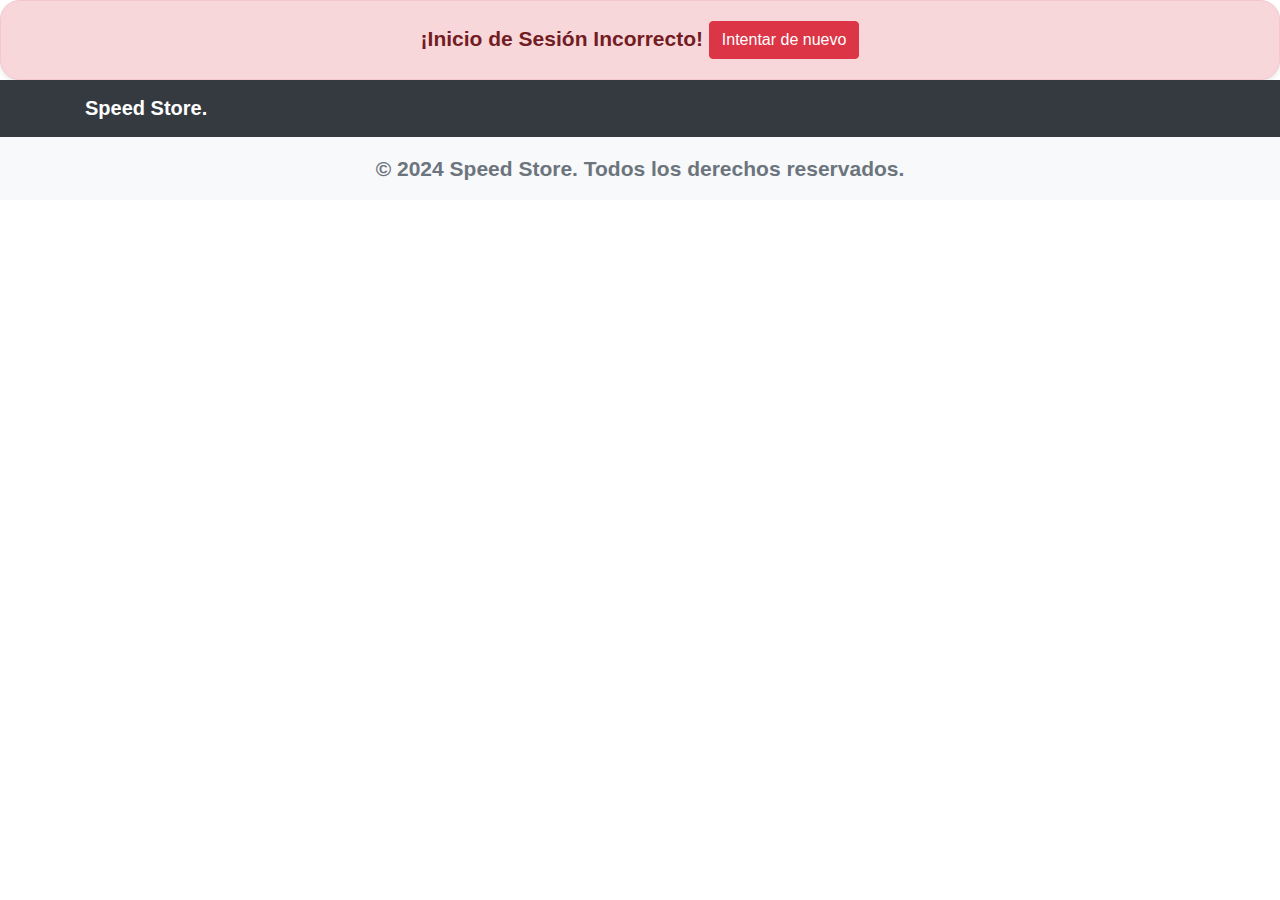
<file: source/pages/fail.html>
<!DOCTYPE html>
<html lang="es">

<head>
    <meta charset="UTF-8">
    <meta http-equiv="X-UA-Compatible" content="IE=edge">
    <meta name="viewport" content="width=device-width, initial-scale=1.0">
    <title>Speed Store Dashboard</title>

    <!-- Favicon -->
    <link rel="shortcut icon" href="./assets/images/icono.png" type="image/svg+xml">

    <!-- Bootstrap CSS -->
    <link href="https://stackpath.bootstrapcdn.com/bootstrap/4.5.2/css/bootstrap.min.css" rel="stylesheet">

    <!-- Fuentes de Google -->
    <link href="https://fonts.googleapis.com/css2?family=Urbanist:wght@400;500;600;700;800&display=swap"
        rel="stylesheet">
    <link href="../pages/css/style2.css" rel="stylesheet">
</head>

<body id="top">
    <!-- Mensaje de inicio de sesión incorrecto -->
    <div class="message-container error">
        ¡Inicio de Sesión Incorrecto! <button onclick='window.location.href="../pages/formulario.html"'
            class='btn btn-danger'>Intentar de nuevo</button>
    </div>

    <!-- Inicio Header/Nav -->
    <nav class="custom-navbar navbar navbar-expand-md navbar-dark bg-dark" aria-label="Speed navigation bar">
        <div class="container">
            <a class="navbar-brand" href="./index.html">Speed Store<span>.</span></a>
            <button class="navbar-toggler" type="button" data-bs-toggle="collapse" data-bs-target="#navbarsFurni"
                aria-controls="navbarsFurni" aria-expanded="false" aria-label="Toggle navigation">
                <span class="navbar-toggler-icon"></span>
            </button>
        </div>
    </nav>
    <!-- Fin del Header/Nav -->

    <!-- Footer -->
    <footer class="footer mt-auto py-3 bg-light">
        <div class="container text-center">
            <span class="text-muted">© 2024 Speed Store. Todos los derechos reservados.</span>
        </div>
    </footer>

    <!-- Scripts -->
    <script>
        // Deshabilitar el botón de retroceso del navegador después de cerrar sesión
        window.history.pushState(null, document.title, window.location.href);
        window.addEventListener('popstate', function (event) {
            window.history.pushState(null, document.title, window.location.href);
        });
    </script>

    <script src="../pages/js/login.js"></script>
    <script src="https://code.jquery.com/jquery-3.5.1.slim.min.js"></script>
    <script src="https://cdn.jsdelivr.net/npm/popper.js@1.16.0/dist/umd/popper.min.js"></script>
    <script src="https://stackpath.bootstrapcdn.com/bootstrap/4.5.2/js/bootstrap.min.js"></script>
</body>

</html>
</file>
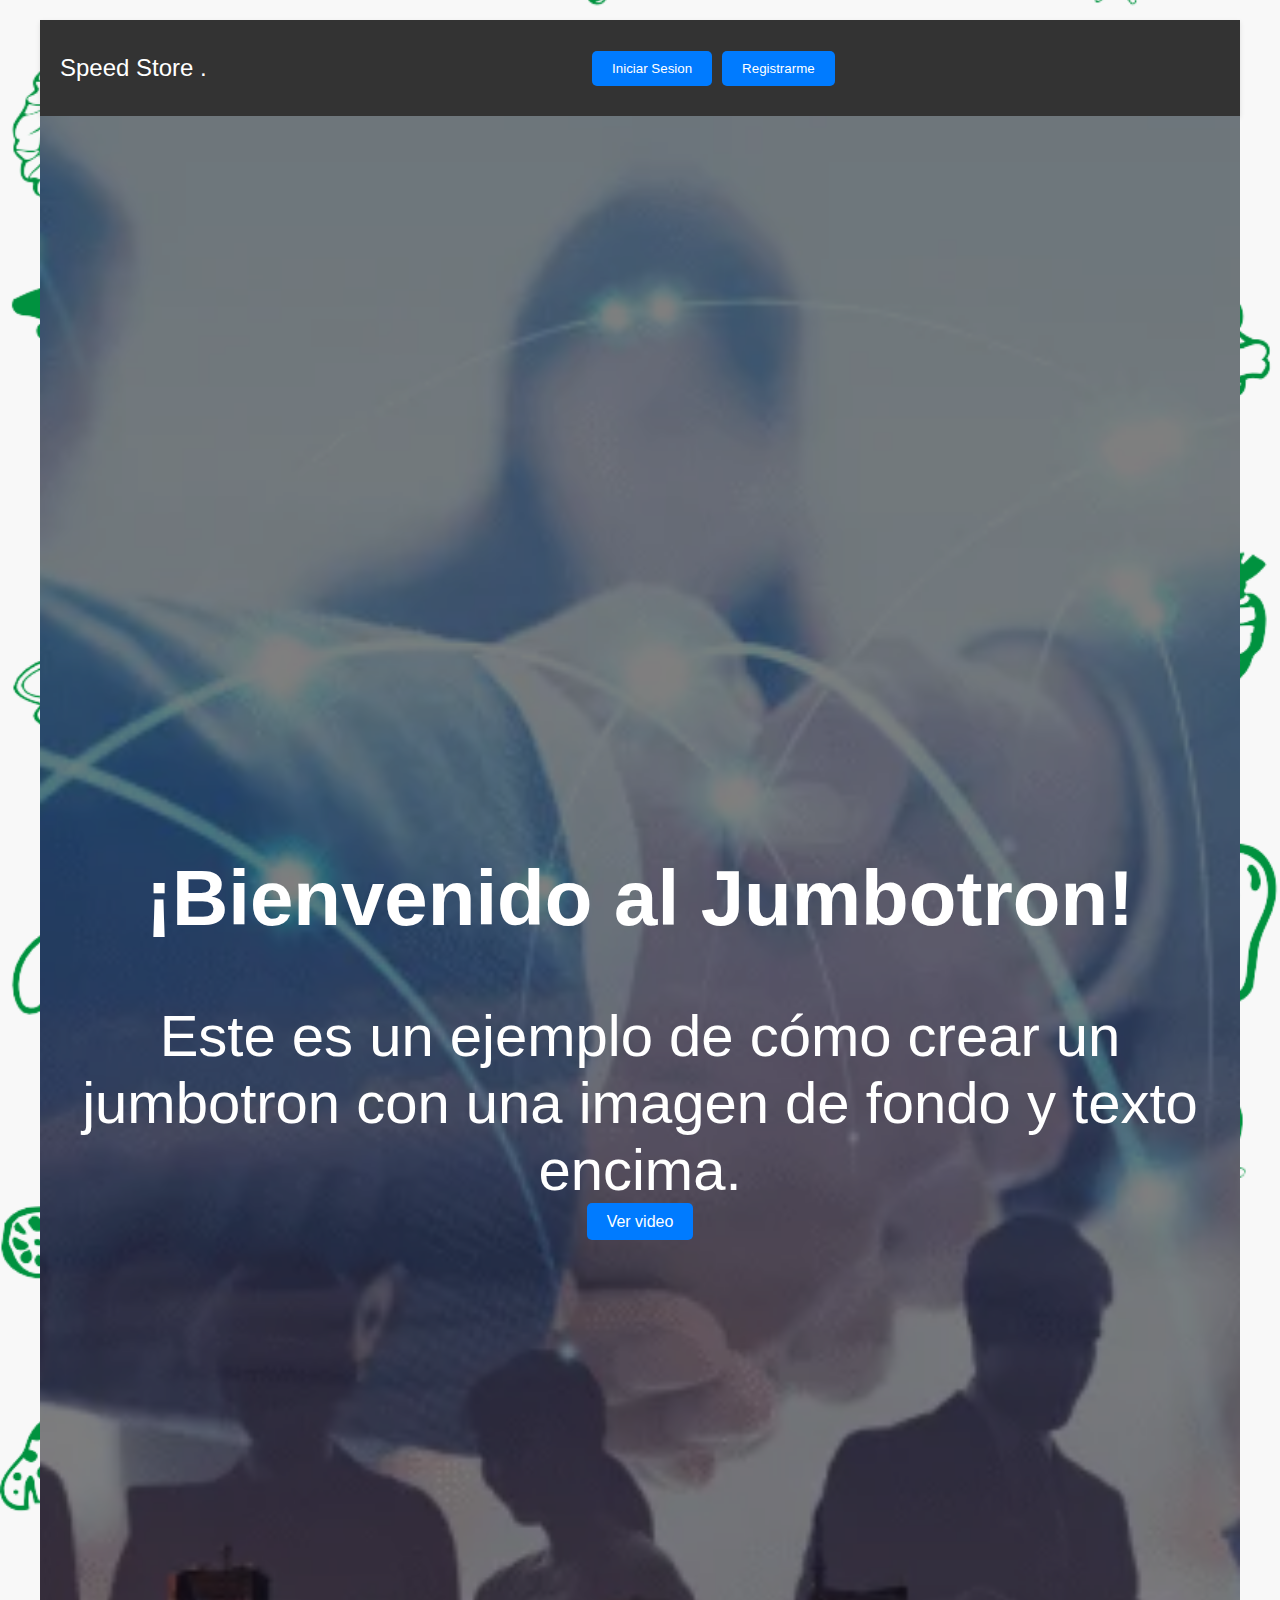
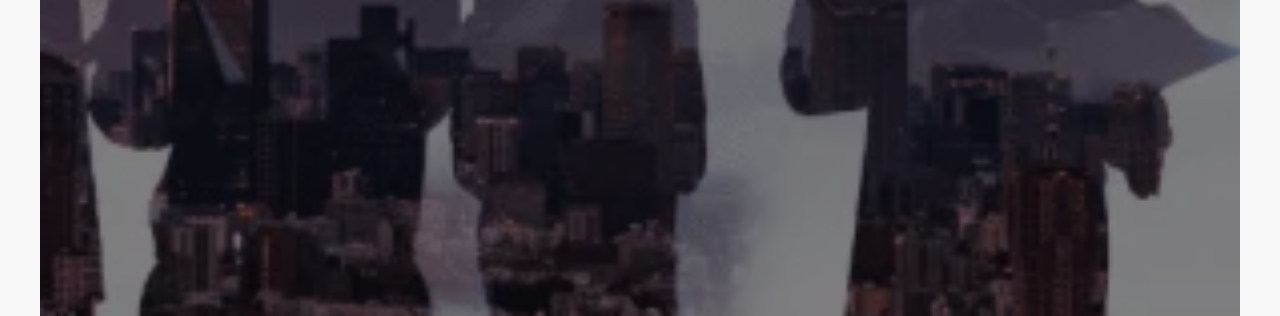
<file: source/pages/formulario.html>
<!DOCTYPE html>
<html lang="en">

<head>
    <meta charset="UTF-8">
    <meta http-equiv="X-UA-Compatible" content="IE=edge">
    <meta name="viewport" content="width=device-width, initial-scale=1.0">
    <link rel="stylesheet" href="css/style1.css">
    <title>inicio | registro</title>

</head>

<body>
    <div class="wrapper">
        <nav class="nav">
            <div class="nav-logo">
                <p>Speed Store .</p>
            </div>

            <div class="nav-button">
                <button class="btn white-btn" id="loginBtn" onclick="login()">Iniciar Sesion</button>
                <button class="btn" id="registerBtn" onclick="register()">Registrarme</button>
            </div>
            <div class="nav-menu-btn">
                <i class="bx bx-menu" onclick="myMenuFunction()"></i>
            </div>
        </nav>

        <!----------------------------- Form box ----------------------------------->
        <div class="form-box">

            <!------------------- login form -------------------------->

            <div class="login-container" id="login">
                <form action="../php/login.php" method="post">
                    <div class="top">
                        <span>¿No tienes una cuenta? <a href="#" onclick="register()">Registrarme</a></span>
                        <header>Iniciar Sesión</header>
                    </div>
                    <div class="input-box">
                        <label for="emailLogin">Nombre de usuario o Gmail:</label>
                        <input type="text" class="input-field" id="emailLogin" name="emailLogin"
                            placeholder="Escribe tu nombre de usuario o Gmail">
                        <i class="bx bx-user"></i>
                    </div>
                    <div class="input-box">
                        <label for="passwordLogin">Contraseña:</label>
                        <input type="password" class="input-field" id="passwordLogin" name="passwordLogin"
                            placeholder="Escribe tu contraseña">
                        <i class="bx bx-lock-alt"></i>
                    </div>
                    <div class="input-box">
                        <input type="submit" class="submit" value="Iniciar sesión">
                    </div>
                    <div class="two-col">
                        <div class="one">
                            <input type="checkbox" id="login-check" name="remember">
                            <label for="login-check"> Recuérdame</label>
                        </div>
                        <div class="two">
                            <a href="#">¿Has olvidado tu contraseña?</a>
                        </div>
                    </div>
                </form>
            </div>

            <div class="register-container" id="register">
                <form id="registerForm" method="post" onsubmit="return validateForm()" action="../php/registro.php">
                    <div class="top">
                        <span>¿Ya tienes una cuenta? <a href="#" onclick="login()">Iniciar Sesión</a></span>
                        <header>Crear Cuenta</header>
                    </div>
                    <div class="two-forms">
                        <div class="input-box">
                            <label for="nombre">Nombre:</label>
                            <input type="text" class="input-field" name="nombre" id="nombre" placeholder="Nombre"
                                required>
                            <i class="bx bx-user"></i>
                        </div>
                        <div class="input-box">
                            <label for="apellido">Apellido:</label>
                            <input type="text" class="input-field" name="apellido" id="apellido" placeholder="Apellido"
                                required>
                            <i class="bx bx-user"></i>
                        </div>
                    </div>
                    <div class="input-box">
                        <label for="emailRegister">Correo Electrónico:</label>
                        <input type="email" class="input-field" name="emailRegister" id="emailRegister"
                            placeholder="Correo Electrónico" required>
                        <i class="bx bx-envelope"></i>
                    </div>
                    <div class="input-box">
                        <label for="passwordRegister">Contraseña:</label>
                        <input type="password" class="input-field" name="passwordRegister" id="passwordRegister"
                            placeholder="Contraseña" required>
                        <i class="bx bx-lock-alt"></i>
                    </div>
                    <div class="input-box">
                        <input type="submit" class="submit" value="Registrarme">
                    </div>
                </form>
            </div>

            <div class="jumbotron">
                <div class="overlay"></div>
                <div class="content">
                    <h1>¡Bienvenido al Jumbotron!</h1>
                    <p>Este es un ejemplo de cómo crear un jumbotron con una imagen de fondo y texto encima.</p>
                    <a href="https://www.youtube.com/watch?v=TcMBFSGVi1c" target="_blank" class="btn">Ver video</a>
                </div>
            
</body>


<script>

    function myMenuFunction() {
        var i = document.getElementById("navMenu");

        if (i.className === "nav-menu") {
            i.className += " responsive";
        } else {
            i.className = "nav-menu";
        }
    }

    function login() {
        var a = document.getElementById("loginBtn");
        var b = document.getElementById("registerBtn");
        var x = document.getElementById("login");
        var y = document.getElementById("register");

        x.style.left = "4px";
        y.style.right = "-520px";
        a.className += " white-btn";
        b.className = "btn";
        x.style.opacity = 1;
        y.style.opacity = 0;
    }

    function register() {
        var a = document.getElementById("loginBtn");
        var b = document.getElementById("registerBtn");
        var x = document.getElementById("login");
        var y = document.getElementById("register");

        x.style.left = "-510px";
        y.style.right = "5px";
        a.className = "btn";
        b.className += " white-btn";
        x.style.opacity = 0;
        y.style.opacity = 1;
    }

    function validateForm() {
        var nombre = document.getElementById("nombre").value;
        var apellido = document.getElementById("apellido").value;
        var email = document.getElementById("emailRegister").value;
        var password = document.getElementById("passwordRegister").value;

        console.log("Nombre:", nombre);
        console.log("Apellido:", apellido);
        console.log("Email:", email);
        console.log("Contraseña:", password);

        if (nombre == "" || apellido == "" || email == "" || password == "") {
            alert("Por favor, completa todos los campos");
            return false;
        }
        return true;
    }

</script>
<script>
    // Manipular el historial del navegador
    window.history.pushState(null, "", window.location.href);
    window.onpopstate = function (event) {
        // Cuando se detecta un intento de retroceder en el historial, se vuelve a redirigir a la misma página
        window.history.pushState(null, "", window.location.href);
    };
</script>





</html>
</file>
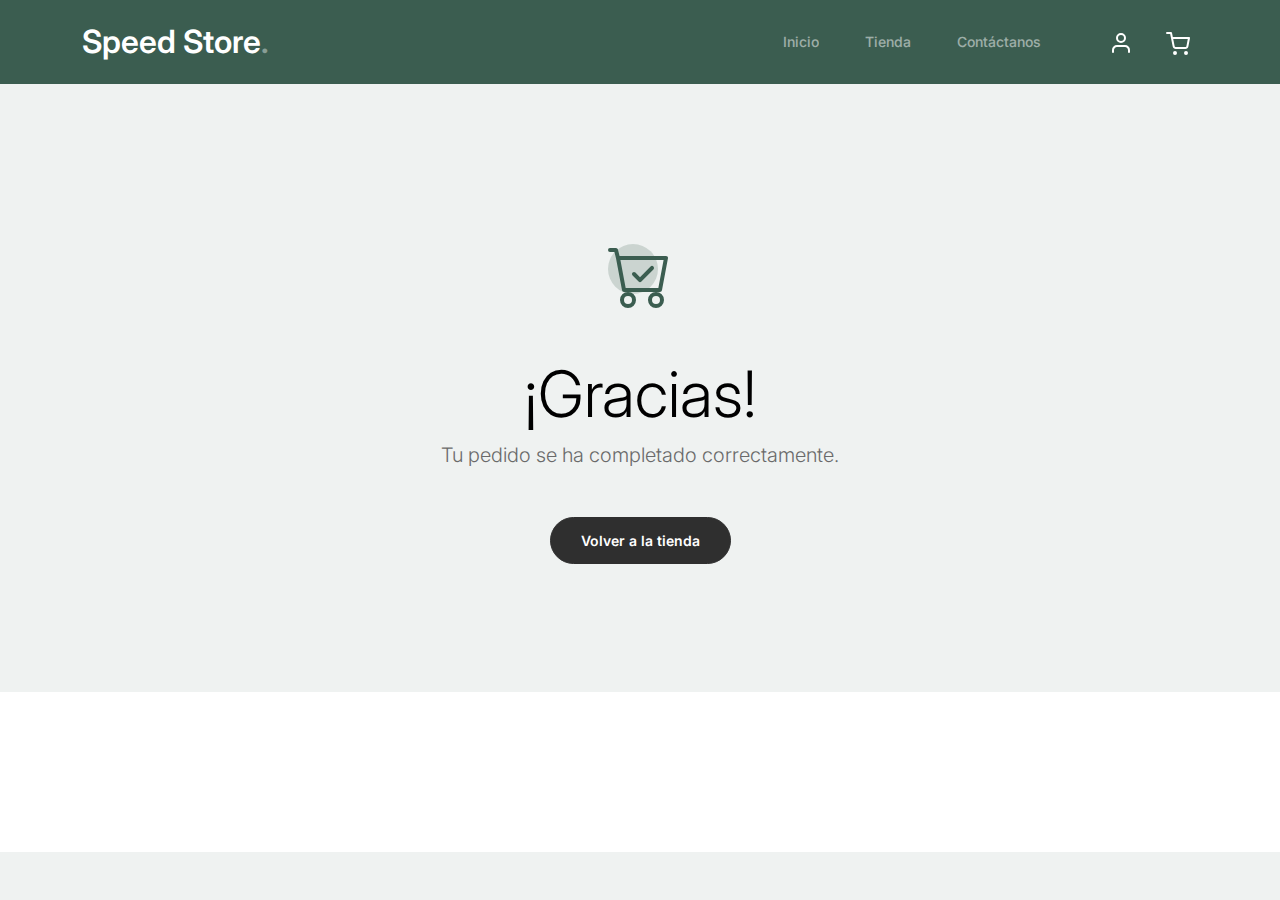
<file: source/pages/thankyou.html>
<!doctype html>
<html lang="es">

<head>
	<meta charset="utf-8">
	<meta name="viewport" content="width=device-width, initial-scale=1, shrink-to-fit=no">
	<meta name="author" content="Untree.co">
	<link rel="shortcut icon" href="icono.jpg">

	<meta name="description" content="" />
	<meta name="keywords" content="bootstrap, bootstrap4" />

	<!-- Bootstrap CSS -->
	<link href="css/bootstrap.min.css" rel="stylesheet">
	<link href="https://cdnjs.cloudflare.com/ajax/libs/font-awesome/6.0.0-beta3/css/all.min.css" rel="stylesheet">
	<link href="css/tiny-slider.css" rel="stylesheet">
	<link href="css/style.css" rel="stylesheet">
	<title>Speed | Gracias</title>
</head>

<body>

	<!-- Inicio Encabezado/Navegación -->
	<nav class="custom-navbar navbar navbar navbar-expand-md navbar-dark bg-dark"
		arial-label="Barra de navegación de Furni">

		<div class="container">
			<a class="navbar-brand" href="index.html">Speed Store<span>.</span></a>

			<button class="navbar-toggler" type="button" data-bs-toggle="collapse" data-bs-target="#navbarsFurni"
				aria-controls="navbarsFurni" aria-expanded="false" aria-label="Toggle navigation">
				<span class="navbar-toggler-icon"></span>
			</button>

			<div class="collapse navbar-collapse" id="navbarsFurni">
				<ul class="custom-navbar-nav navbar-nav ms-auto mb-2 mb-md-0">
					<li class="nav-item ">
						<a class="nav-link" href="index.html">Inicio</a>
					</li>
					<li><a class="nav-link" href="shop.html">Tienda</a></li>
					<li><a class="nav-link" href="contact.html">Contáctanos</a></li>
				</ul>

				<ul class="custom-navbar-cta navbar-nav mb-2 mb-md-0 ms-5">
					<li><a class="nav-link" href="./images/logo.png"><img src="images/user.svg"></a></li>
					<li><a class="nav-link" href="cart.html"><img src="images/cart.svg"></a></li>
				</ul>
			</div>
		</div>

	</nav>
	<!-- Fin Encabezado/Navegación -->

	<div class="untree_co-section">
		<div class="container">
			<div class="row">
				<div class="col-md-12 text-center pt-5">
					<span class="display-3 thankyou-icon text-primary">
						<svg width="1em" height="1em" viewBox="0 0 16 16" class="bi bi-cart-check mb-5"
							fill="currentColor" xmlns="http://www.w3.org/2000/svg">
							<path fill-rule="evenodd"
								d="M11.354 5.646a.5.5 0 0 1 0 .708l-3 3a.5.5 0 0 1-.708 0l-1.5-1.5a.5.5 0 1 1 .708-.708L8 8.293l2.646-2.647a.5.5 0 0 1 .708 0z" />
							<path fill-rule="evenodd"
								d="M0 1.5A.5.5 0 0 1 .5 1H2a.5.5 0 0 1 .485.379L2.89 3H14.5a.5.5 0 0 1 .491.592l-1.5 8A.5.5 0 0 1 13 12H4a.5.5 0 0 1-.491-.408L2.01 3.607 1.61 2H.5a.5.5 0 0 1-.5-.5zM3.102 4l1.313 7h8.17l1.313-7H3.102zM5 12a2 2 0 1 0 0 4 2 2 0 0 0 0-4zm7 0a2 2 0 1 0 0 4 2 2 0 0 0 0-4zm-7 1a1 1 0 1 0 0 2 1 1 0 0 0 0-2zm7 0a1 1 0 1 0 0 2 1 1 0 0 0 0-2z" />
						</svg>
					</span>
					<h2 class="display-3 text-black">¡Gracias!</h2>
					<p class="lead mb-5">Tu pedido se ha completado correctamente.</p>
					<p><a href="shop.html" class="btn btn-sm btn-outline-black">Volver a la tienda</a></p>
				</div>
			</div>
		</div>
	</div>

	<!-- Inicio Sección Pie de Página -->
	<footer class="footer-section">
		<div class="container relative">



			<!-- Más contenido del pie de página aquí ... -->

		</div>
	</footer>
	<!-- Fin Sección Pie de Página -->


	<script src="js/bootstrap.bundle.min.js"></script>
	<script src="js/tiny-slider.js"></script>
	<script src="js/custom.js"></script>
</body>

</html>
</file>
<file: source/pages/css/tiny-slider.css>
.tns-outer{padding:0 !important}.tns-outer [hidden]{display:none !important}.tns-outer [aria-controls],.tns-outer [data-action]{cursor:pointer}.tns-slider{-webkit-transition:all 0s;-moz-transition:all 0s;transition:all 0s}.tns-slider>.tns-item{-webkit-box-sizing:border-box;-moz-box-sizing:border-box;box-sizing:border-box}.tns-horizontal.tns-subpixel{white-space:nowrap}.tns-horizontal.tns-subpixel>.tns-item{display:inline-block;vertical-align:top;white-space:normal}.tns-horizontal.tns-no-subpixel:after{content:'';display:table;clear:both}.tns-horizontal.tns-no-subpixel>.tns-item{float:left}.tns-horizontal.tns-carousel.tns-no-subpixel>.tns-item{margin-right:-100%}.tns-no-calc{position:relative;left:0}.tns-gallery{position:relative;left:0;min-height:1px}.tns-gallery>.tns-item{position:absolute;left:-100%;-webkit-transition:transform 0s, opacity 0s;-moz-transition:transform 0s, opacity 0s;transition:transform 0s, opacity 0s}.tns-gallery>.tns-slide-active{position:relative;left:auto !important}.tns-gallery>.tns-moving{-webkit-transition:all 0.25s;-moz-transition:all 0.25s;transition:all 0.25s}.tns-autowidth{display:inline-block}.tns-lazy-img{-webkit-transition:opacity 0.6s;-moz-transition:opacity 0.6s;transition:opacity 0.6s;opacity:0.6}.tns-lazy-img.tns-complete{opacity:1}.tns-ah{-webkit-transition:height 0s;-moz-transition:height 0s;transition:height 0s}.tns-ovh{overflow:hidden}.tns-visually-hidden{position:absolute;left:-10000em}.tns-transparent{opacity:0;visibility:hidden}.tns-fadeIn{opacity:1;filter:alpha(opacity=100);z-index:0}.tns-normal,.tns-fadeOut{opacity:0;filter:alpha(opacity=0);z-index:-1}.tns-vpfix{white-space:nowrap}.tns-vpfix>div,.tns-vpfix>li{display:inline-block}.tns-t-subp2{margin:0 auto;width:310px;position:relative;height:10px;overflow:hidden}.tns-t-ct{width:2333.3333333%;width:-webkit-calc(100% * 70 / 3);width:-moz-calc(100% * 70 / 3);width:calc(100% * 70 / 3);position:absolute;right:0}.tns-t-ct:after{content:'';display:table;clear:both}.tns-t-ct>div{width:1.4285714%;width:-webkit-calc(100% / 70);width:-moz-calc(100% / 70);width:calc(100% / 70);height:10px;float:left}

/*# sourceMappingURL=sourcemaps/tiny-slider.css.map */
</file>
<file: source/pages/css/style.css>
@import url("https://fonts.googleapis.com/css2?family=Inter:wght@400;500;600;700;800&display=swap");

body {
  overflow-x: hidden;
  position: relative;
}

body {
  font-family: "Inter", sans-serif;
  font-weight: 400;
  line-height: 28px;
  color: #6a6a6a;
  font-size: 14px;
  background-color: #eff2f1;
}

a {
  text-decoration: none;
  -webkit-transition: .3s all ease;
  -o-transition: .3s all ease;
  transition: .3s all ease;
  color: #2f2f2f;
  text-decoration: underline;
}

a:hover {
  color: #2f2f2f;
  text-decoration: none;
}

a.more {
  font-weight: 600;
}

.custom-navbar {
  background: #3b5d50 !important;
  padding-top: 20px;
  padding-bottom: 20px;
}

.custom-navbar .navbar-brand {
  font-size: 32px;
  font-weight: 600;
}

.custom-navbar .navbar-brand>span {
  opacity: .4;
}

.custom-navbar .navbar-toggler {
  border-color: transparent;
}

.custom-navbar .navbar-toggler:active,
.custom-navbar .navbar-toggler:focus {
  -webkit-box-shadow: none;
  box-shadow: none;
  outline: none;
}

@media (min-width: 992px) {
  .custom-navbar .custom-navbar-nav li {
    margin-left: 15px;
    margin-right: 15px;
  }
}

.custom-navbar .custom-navbar-nav li a {
  font-weight: 500;
  color: #ffffff !important;
  opacity: .5;
  -webkit-transition: .3s all ease;
  -o-transition: .3s all ease;
  transition: .3s all ease;
  position: relative;
}

@media (min-width: 768px) {
  .custom-navbar .custom-navbar-nav li a:before {
    content: "";
    position: absolute;
    bottom: 0;
    left: 8px;
    right: 8px;
    background: #f9bf29;
    height: 5px;
    opacity: 1;
    visibility: visible;
    width: 0;
    -webkit-transition: .15s all ease-out;
    -o-transition: .15s all ease-out;
    transition: .15s all ease-out;
  }
}

.custom-navbar .custom-navbar-nav li a:hover {
  opacity: 1;
}

.custom-navbar .custom-navbar-nav li a:hover:before {
  width: calc(100% - 16px);
}

.custom-navbar .custom-navbar-nav li.active a {
  opacity: 1;
}

.custom-navbar .custom-navbar-nav li.active a:before {
  width: calc(100% - 16px);
}

.custom-navbar .custom-navbar-cta {
  margin-left: 0 !important;
  -webkit-box-orient: horizontal;
  -webkit-box-direction: normal;
  -ms-flex-direction: row;
  flex-direction: row;
}

@media (min-width: 768px) {
  .custom-navbar .custom-navbar-cta {
    margin-left: 40px !important;
  }
}

.custom-navbar .custom-navbar-cta li {
  margin-left: 0px;
  margin-right: 0px;
}

.custom-navbar .custom-navbar-cta li:first-child {
  margin-right: 20px;
}

.hero {
  background: #3b5d50;
  padding: calc(4rem - 30px) 0 0rem 0;
}

@media (min-width: 768px) {
  .hero {
    padding: calc(4rem - 30px) 0 4rem 0;
  }
}

@media (min-width: 992px) {
  .hero {
    padding: calc(8rem - 30px) 0 8rem 0;
  }
}

.hero .intro-excerpt {
  position: relative;
  z-index: 4;
}

@media (min-width: 992px) {
  .hero .intro-excerpt {
    max-width: 450px;
  }
}

.hero h1 {
  font-weight: 700;
  color: #ffffff;
  margin-bottom: 30px;
}

@media (min-width: 1400px) {
  .hero h1 {
    font-size: 54px;
  }
}

.hero p {
  color: rgba(255, 255, 255, 0.5);
  margin-botom: 30px;
}

.hero .hero-img-wrap {
  position: relative;
}

.hero .hero-img-wrap img {
  position: relative;
  top: 0px;
  right: 0px;
  z-index: 2;
  max-width: 780px;
  left: -20px;
}

@media (min-width: 768px) {
  .hero .hero-img-wrap img {
    right: 0px;
    left: -100px;
  }
}

@media (min-width: 992px) {
  .hero .hero-img-wrap img {
    left: 0px;
    top: -80px;
    position: absolute;
    right: -50px;
  }
}

@media (min-width: 1200px) {
  .hero .hero-img-wrap img {
    left: 0px;
    top: -80px;
    right: -100px;
  }
}

.hero .hero-img-wrap:after {
  content: "";
  position: absolute;
  width: 255px;
  height: 217px;
  background-image: url("../images/dots-light.svg");
  background-size: contain;
  background-repeat: no-repeat;
  right: -100px;
  top: -0px;
}

@media (min-width: 1200px) {
  .hero .hero-img-wrap:after {
    top: -40px;
  }
}

.btn {
  font-weight: 600;
  padding: 12px 30px;
  border-radius: 30px;
  color: #ffffff;
  background: #2f2f2f;
  border-color: #2f2f2f;
}

.btn:hover {
  color: #ffffff;
  background: #222222;
  border-color: #222222;
}

.btn:active,
.btn:focus {
  outline: none !important;
  -webkit-box-shadow: none;
  box-shadow: none;
}

.btn.btn-primary {
  background: #3b5d50;
  border-color: #3b5d50;
}

.btn.btn-primary:hover {
  background: #314d43;
  border-color: #314d43;
}

.btn.btn-secondary {
  color: #2f2f2f;
  background: #f9bf29;
  border-color: #f9bf29;
}

.btn.btn-secondary:hover {
  background: #f8b810;
  border-color: #f8b810;
}

.btn.btn-white-outline {
  background: transparent;
  border-width: 2px;
  border-color: rgba(255, 255, 255, 0.3);
}

.btn.btn-white-outline:hover {
  border-color: white;
  color: #ffffff;
}

.section-title {
  color: #2f2f2f;
}

.product-section {
  padding: 7rem 0;
}

.product-section .product-item {
  text-align: center;
  text-decoration: none;
  display: block;
  position: relative;
  padding-bottom: 50px;
  cursor: pointer;
}

.product-section .product-item .product-thumbnail {
  margin-bottom: 30px;
  position: relative;
  top: 0;
  -webkit-transition: .3s all ease;
  -o-transition: .3s all ease;
  transition: .3s all ease;
}

.product-section .product-item h3 {
  font-weight: 600;
  font-size: 16px;
}

.product-section .product-item strong {
  font-weight: 800 !important;
  font-size: 18px !important;
}

.product-section .product-item h3,
.product-section .product-item strong {
  color: #2f2f2f;
  text-decoration: none;
}

.product-section .product-item .icon-cross {
  position: absolute;
  width: 35px;
  height: 35px;
  display: inline-block;
  background: #2f2f2f;
  bottom: 15px;
  left: 50%;
  -webkit-transform: translateX(-50%);
  -ms-transform: translateX(-50%);
  transform: translateX(-50%);
  margin-bottom: -17.5px;
  border-radius: 50%;
  opacity: 0;
  visibility: hidden;
  -webkit-transition: .3s all ease;
  -o-transition: .3s all ease;
  transition: .3s all ease;
}

.product-section .product-item .icon-cross img {
  position: absolute;
  left: 50%;
  top: 50%;
  -webkit-transform: translate(-50%, -50%);
  -ms-transform: translate(-50%, -50%);
  transform: translate(-50%, -50%);
}

.product-section .product-item:before {
  bottom: 0;
  left: 0;
  right: 0;
  position: absolute;
  content: "";
  background: #dce5e4;
  height: 0%;
  z-index: -1;
  border-radius: 10px;
  -webkit-transition: .3s all ease;
  -o-transition: .3s all ease;
  transition: .3s all ease;
}

.product-section .product-item:hover .product-thumbnail {
  top: -25px;
}

.product-section .product-item:hover .icon-cross {
  bottom: 0;
  opacity: 1;
  visibility: visible;
}

.product-section .product-item:hover:before {
  height: 70%;
}

.why-choose-section {
  padding: 7rem 0;
}

.why-choose-section .img-wrap {
  position: relative;
}

.why-choose-section .img-wrap:before {
  position: absolute;
  content: "";
  width: 255px;
  height: 217px;
  background-image: url("../images/dots-yellow.svg");
  background-repeat: no-repeat;
  background-size: contain;
  -webkit-transform: translate(-40%, -40%);
  -ms-transform: translate(-40%, -40%);
  transform: translate(-40%, -40%);
  z-index: -1;
}

.why-choose-section .img-wrap img {
  border-radius: 20px;
}

.feature {
  margin-bottom: 30px;
}

.feature .icon {
  display: inline-block;
  position: relative;
  margin-bottom: 20px;
}

.feature .icon:before {
  content: "";
  width: 33px;
  height: 33px;
  position: absolute;
  background: rgba(59, 93, 80, 0.2);
  border-radius: 50%;
  right: -8px;
  bottom: 0;
}

.feature h3 {
  font-size: 14px;
  color: #2f2f2f;
}

.feature p {
  font-size: 14px;
  line-height: 22px;
  color: #6a6a6a;
}

.we-help-section {
  padding: 7rem 0;
}

.we-help-section .imgs-grid {
  display: -ms-grid;
  display: grid;
  -ms-grid-columns: (1fr)[27];
  grid-template-columns: repeat(27, 1fr);
  position: relative;
}

.we-help-section .imgs-grid:before {
  position: absolute;
  content: "";
  width: 255px;
  height: 217px;
  background-image: url("../images/dots-green.svg");
  background-size: contain;
  background-repeat: no-repeat;
  -webkit-transform: translate(-40%, -40%);
  -ms-transform: translate(-40%, -40%);
  transform: translate(-40%, -40%);
  z-index: -1;
}

.we-help-section .imgs-grid .grid {
  position: relative;
}

.we-help-section .imgs-grid .grid img {
  border-radius: 20px;
  max-width: 100%;
}

.we-help-section .imgs-grid .grid.grid-1 {
  -ms-grid-column: 1;
  -ms-grid-column-span: 18;
  grid-column: 1 / span 18;
  -ms-grid-row: 1;
  -ms-grid-row-span: 27;
  grid-row: 1 / span 27;
}

.we-help-section .imgs-grid .grid.grid-2 {
  -ms-grid-column: 19;
  -ms-grid-column-span: 27;
  grid-column: 19 / span 27;
  -ms-grid-row: 1;
  -ms-grid-row-span: 5;
  grid-row: 1 / span 5;
  padding-left: 20px;
}

.we-help-section .imgs-grid .grid.grid-3 {
  -ms-grid-column: 14;
  -ms-grid-column-span: 16;
  grid-column: 14 / span 16;
  -ms-grid-row: 6;
  -ms-grid-row-span: 27;
  grid-row: 6 / span 27;
  padding-top: 20px;
}

.custom-list {
  width: 100%;
}

.custom-list li {
  display: inline-block;
  width: calc(50% - 20px);
  margin-bottom: 12px;
  line-height: 1.5;
  position: relative;
  padding-left: 20px;
}

.custom-list li:before {
  content: "";
  width: 8px;
  height: 8px;
  border-radius: 50%;
  border: 2px solid #3b5d50;
  position: absolute;
  left: 0;
  top: 8px;
}

.popular-product {
  padding: 0 0 7rem 0;
}

.popular-product .product-item-sm h3 {
  font-size: 14px;
  font-weight: 700;
  color: #2f2f2f;
}

.popular-product .product-item-sm a {
  text-decoration: none;
  color: #2f2f2f;
  -webkit-transition: .3s all ease;
  -o-transition: .3s all ease;
  transition: .3s all ease;
}

.popular-product .product-item-sm a:hover {
  color: rgba(47, 47, 47, 0.5);
}

.popular-product .product-item-sm p {
  line-height: 1.4;
  margin-bottom: 10px;
  font-size: 14px;
}

.popular-product .product-item-sm .thumbnail {
  margin-right: 10px;
  -webkit-box-flex: 0;
  -ms-flex: 0 0 120px;
  flex: 0 0 120px;
  position: relative;
}

.popular-product .product-item-sm .thumbnail:before {
  content: "";
  position: absolute;
  border-radius: 20px;
  background: #dce5e4;
  width: 98px;
  height: 98px;
  top: 50%;
  left: 50%;
  -webkit-transform: translate(-50%, -50%);
  -ms-transform: translate(-50%, -50%);
  transform: translate(-50%, -50%);
  z-index: -1;
}

.testimonial-section {
  padding: 3rem 0 7rem 0;
}

.testimonial-slider-wrap {
  position: relative;
}

.testimonial-slider-wrap .tns-inner {
  padding-top: 30px;
}

.testimonial-slider-wrap .item .testimonial-block blockquote {
  font-size: 16px;
}

@media (min-width: 768px) {
  .testimonial-slider-wrap .item .testimonial-block blockquote {
    line-height: 32px;
    font-size: 18px;
  }
}

.testimonial-slider-wrap .item .testimonial-block .author-info .author-pic {
  margin-bottom: 20px;
}

.testimonial-slider-wrap .item .testimonial-block .author-info .author-pic img {
  max-width: 80px;
  border-radius: 50%;
}

.testimonial-slider-wrap .item .testimonial-block .author-info h3 {
  font-size: 14px;
  font-weight: 700;
  color: #2f2f2f;
  margin-bottom: 0;
}

.testimonial-slider-wrap #testimonial-nav {
  position: absolute;
  top: 50%;
  z-index: 99;
  width: 100%;
  display: none;
}

@media (min-width: 768px) {
  .testimonial-slider-wrap #testimonial-nav {
    display: block;
  }
}

.testimonial-slider-wrap #testimonial-nav>span {
  cursor: pointer;
  position: absolute;
  width: 58px;
  height: 58px;
  line-height: 58px;
  border-radius: 50%;
  background: rgba(59, 93, 80, 0.1);
  color: #2f2f2f;
  -webkit-transition: .3s all ease;
  -o-transition: .3s all ease;
  transition: .3s all ease;
}

.testimonial-slider-wrap #testimonial-nav>span:hover {
  background: #3b5d50;
  color: #ffffff;
}

.testimonial-slider-wrap #testimonial-nav .prev {
  left: -10px;
}

.testimonial-slider-wrap #testimonial-nav .next {
  right: 0;
}

.testimonial-slider-wrap .tns-nav {
  position: absolute;
  bottom: -50px;
  left: 50%;
  -webkit-transform: translateX(-50%);
  -ms-transform: translateX(-50%);
  transform: translateX(-50%);
}

.testimonial-slider-wrap .tns-nav button {
  background: none;
  border: none;
  display: inline-block;
  position: relative;
  width: 0 !important;
  height: 7px !important;
  margin: 2px;
}

.testimonial-slider-wrap .tns-nav button:active,
.testimonial-slider-wrap .tns-nav button:focus,
.testimonial-slider-wrap .tns-nav button:hover {
  outline: none;
  -webkit-box-shadow: none;
  box-shadow: none;
  background: none;
}

.testimonial-slider-wrap .tns-nav button:before {
  display: block;
  width: 7px;
  height: 7px;
  left: 0;
  top: 0;
  position: absolute;
  content: "";
  border-radius: 50%;
  -webkit-transition: .3s all ease;
  -o-transition: .3s all ease;
  transition: .3s all ease;
  background-color: #d6d6d6;
}

.testimonial-slider-wrap .tns-nav button:hover:before,
.testimonial-slider-wrap .tns-nav button.tns-nav-active:before {
  background-color: #3b5d50;
}

.before-footer-section {
  padding: 7rem 0 12rem 0 !important;
}

.blog-section {
  padding: 7rem 0 12rem 0;
}

.blog-section .post-entry a {
  text-decoration: none;
}

.blog-section .post-entry .post-thumbnail {
  display: block;
  margin-bottom: 20px;
}

.blog-section .post-entry .post-thumbnail img {
  border-radius: 20px;
  -webkit-transition: .3s all ease;
  -o-transition: .3s all ease;
  transition: .3s all ease;
}

.blog-section .post-entry .post-content-entry {
  padding-left: 15px;
  padding-right: 15px;
}

.blog-section .post-entry .post-content-entry h3 {
  font-size: 16px;
  margin-bottom: 0;
  font-weight: 600;
  margin-bottom: 7px;
}

.blog-section .post-entry .post-content-entry .meta {
  font-size: 14px;
}

.blog-section .post-entry .post-content-entry .meta a {
  font-weight: 600;
}

.blog-section .post-entry:hover .post-thumbnail img,
.blog-section .post-entry:focus .post-thumbnail img {
  opacity: .7;
}

.footer-section {
  padding: 80px 0;
  background: #ffffff;
}

.footer-section .relative {
  position: relative;
}

.footer-section a {
  text-decoration: none;
  color: #2f2f2f;
  -webkit-transition: .3s all ease;
  -o-transition: .3s all ease;
  transition: .3s all ease;
}

.footer-section a:hover {
  color: rgba(47, 47, 47, 0.5);
}

.footer-section .subscription-form {
  margin-bottom: 40px;
  position: relative;
  z-index: 2;
  margin-top: 100px;
}

@media (min-width: 992px) {
  .footer-section .subscription-form {
    margin-top: 0px;
    margin-bottom: 80px;
  }
}

.footer-section .subscription-form h3 {
  font-size: 18px;
  font-weight: 500;
  color: #3b5d50;
}

.footer-section .subscription-form .form-control {
  height: 50px;
  border-radius: 10px;
  font-family: "Inter", sans-serif;
}

.footer-section .subscription-form .form-control:active,
.footer-section .subscription-form .form-control:focus {
  outline: none;
  -webkit-box-shadow: none;
  box-shadow: none;
  border-color: #3b5d50;
  -webkit-box-shadow: 0 1px 4px 0 rgba(0, 0, 0, 0.2);
  box-shadow: 0 1px 4px 0 rgba(0, 0, 0, 0.2);
}

.footer-section .subscription-form .form-control::-webkit-input-placeholder {
  font-size: 14px;
}

.footer-section .subscription-form .form-control::-moz-placeholder {
  font-size: 14px;
}

.footer-section .subscription-form .form-control:-ms-input-placeholder {
  font-size: 14px;
}

.footer-section .subscription-form .form-control:-moz-placeholder {
  font-size: 14px;
}

.footer-section .subscription-form .btn {
  border-radius: 10px !important;
}

.footer-section .sofa-img {
  position: absolute;
  top: -200px;
  z-index: 1;
  right: 0;
}

.footer-section .sofa-img img {
  max-width: 380px;
}

.footer-section .links-wrap {
  margin-top: 0px;
}

@media (min-width: 992px) {
  .footer-section .links-wrap {
    margin-top: 54px;
  }
}

.footer-section .links-wrap ul li {
  margin-bottom: 10px;
}

.footer-section .footer-logo-wrap .footer-logo {
  font-size: 32px;
  font-weight: 500;
  text-decoration: none;
  color: #3b5d50;
}

.footer-section .custom-social li {
  margin: 2px;
  display: inline-block;
}

.footer-section .custom-social li a {
  width: 40px;
  height: 40px;
  text-align: center;
  line-height: 40px;
  display: inline-block;
  background: #dce5e4;
  color: #3b5d50;
  border-radius: 50%;
}

.footer-section .custom-social li a:hover {
  background: #3b5d50;
  color: #ffffff;
}

.footer-section .border-top {
  border-color: #dce5e4;
}

.footer-section .border-top.copyright {
  font-size: 14px !important;
}

.untree_co-section {
  padding: 7rem 0;
}

.form-control {
  height: 50px;
  border-radius: 10px;
  font-family: "Inter", sans-serif;
}

.form-control:active,
.form-control:focus {
  outline: none;
  -webkit-box-shadow: none;
  box-shadow: none;
  border-color: #3b5d50;
  -webkit-box-shadow: 0 1px 4px 0 rgba(0, 0, 0, 0.2);
  box-shadow: 0 1px 4px 0 rgba(0, 0, 0, 0.2);
}

.form-control::-webkit-input-placeholder {
  font-size: 14px;
}

.form-control::-moz-placeholder {
  font-size: 14px;
}

.form-control:-ms-input-placeholder {
  font-size: 14px;
}

.form-control:-moz-placeholder {
  font-size: 14px;
}

.service {
  line-height: 1.5;
}

.service .service-icon {
  border-radius: 10px;
  -webkit-box-flex: 0;
  -ms-flex: 0 0 50px;
  flex: 0 0 50px;
  height: 50px;
  line-height: 50px;
  text-align: center;
  background: #3b5d50;
  margin-right: 20px;
  color: #ffffff;
}

textarea {
  height: auto !important;
}

.site-blocks-table {
  overflow: auto;
}

.site-blocks-table .product-thumbnail {
  width: 200px;
}

.site-blocks-table .btn {
  padding: 2px 10px;
}

.site-blocks-table thead th {
  padding: 30px;
  text-align: center;
  border-width: 0px !important;
  vertical-align: middle;
  color: rgba(0, 0, 0, 0.8);
  font-size: 18px;
}

.site-blocks-table td {
  padding: 20px;
  text-align: center;
  vertical-align: middle;
  color: rgba(0, 0, 0, 0.8);
}

.site-blocks-table tbody tr:first-child td {
  border-top: 1px solid #3b5d50 !important;
}

.site-blocks-table .btn {
  background: none !important;
  color: #000000;
  border: none;
  height: auto !important;
}

.site-block-order-table th {
  border-top: none !important;
  border-bottom-width: 1px !important;
}

.site-block-order-table td,
.site-block-order-table th {
  color: #000000;
}

.couponcode-wrap input {
  border-radius: 10px !important;
}

.text-primary {
  color: #3b5d50 !important;
}

.thankyou-icon {
  position: relative;
  color: #3b5d50;
}

.thankyou-icon:before {
  position: absolute;
  content: "";
  width: 50px;
  height: 50px;
  border-radius: 50%;
  background: rgba(59, 93, 80, 0.2);
}

.hero-img-wrap {
  
  float: right;
  position: -webkit-sticky;
  top: 20px; /* Cambia este valor según la distancia que quieras desde la parte superior */
  right: 320px; /* Cambia este valor según la distancia que quieras desde el margen derecho */
}

.img-with-border {
  border: 2px solid #000; /* Color del borde y grosor */
  border-radius: 10px; /* Borde redondeado */
  padding: 5px; /* Espacio entre la imagen y el borde */
}
</file>
<file: source/php/pages/css/tiny-slider.css>
.tns-outer{padding:0 !important}.tns-outer [hidden]{display:none !important}.tns-outer [aria-controls],.tns-outer [data-action]{cursor:pointer}.tns-slider{-webkit-transition:all 0s;-moz-transition:all 0s;transition:all 0s}.tns-slider>.tns-item{-webkit-box-sizing:border-box;-moz-box-sizing:border-box;box-sizing:border-box}.tns-horizontal.tns-subpixel{white-space:nowrap}.tns-horizontal.tns-subpixel>.tns-item{display:inline-block;vertical-align:top;white-space:normal}.tns-horizontal.tns-no-subpixel:after{content:'';display:table;clear:both}.tns-horizontal.tns-no-subpixel>.tns-item{float:left}.tns-horizontal.tns-carousel.tns-no-subpixel>.tns-item{margin-right:-100%}.tns-no-calc{position:relative;left:0}.tns-gallery{position:relative;left:0;min-height:1px}.tns-gallery>.tns-item{position:absolute;left:-100%;-webkit-transition:transform 0s, opacity 0s;-moz-transition:transform 0s, opacity 0s;transition:transform 0s, opacity 0s}.tns-gallery>.tns-slide-active{position:relative;left:auto !important}.tns-gallery>.tns-moving{-webkit-transition:all 0.25s;-moz-transition:all 0.25s;transition:all 0.25s}.tns-autowidth{display:inline-block}.tns-lazy-img{-webkit-transition:opacity 0.6s;-moz-transition:opacity 0.6s;transition:opacity 0.6s;opacity:0.6}.tns-lazy-img.tns-complete{opacity:1}.tns-ah{-webkit-transition:height 0s;-moz-transition:height 0s;transition:height 0s}.tns-ovh{overflow:hidden}.tns-visually-hidden{position:absolute;left:-10000em}.tns-transparent{opacity:0;visibility:hidden}.tns-fadeIn{opacity:1;filter:alpha(opacity=100);z-index:0}.tns-normal,.tns-fadeOut{opacity:0;filter:alpha(opacity=0);z-index:-1}.tns-vpfix{white-space:nowrap}.tns-vpfix>div,.tns-vpfix>li{display:inline-block}.tns-t-subp2{margin:0 auto;width:310px;position:relative;height:10px;overflow:hidden}.tns-t-ct{width:2333.3333333%;width:-webkit-calc(100% * 70 / 3);width:-moz-calc(100% * 70 / 3);width:calc(100% * 70 / 3);position:absolute;right:0}.tns-t-ct:after{content:'';display:table;clear:both}.tns-t-ct>div{width:1.4285714%;width:-webkit-calc(100% / 70);width:-moz-calc(100% / 70);width:calc(100% / 70);height:10px;float:left}

/*# sourceMappingURL=sourcemaps/tiny-slider.css.map */
</file>
<file: source/php/pages/css/style.css>
@import url("https://fonts.googleapis.com/css2?family=Inter:wght@400;500;600;700;800&display=swap");

body {
  overflow-x: hidden;
  position: relative;
}

body {
  font-family: "Inter", sans-serif;
  font-weight: 400;
  line-height: 28px;
  color: #6a6a6a;
  font-size: 14px;
  background-color: #eff2f1;
}

a {
  text-decoration: none;
  -webkit-transition: .3s all ease;
  -o-transition: .3s all ease;
  transition: .3s all ease;
  color: #2f2f2f;
  text-decoration: underline;
}

a:hover {
  color: #2f2f2f;
  text-decoration: none;
}

a.more {
  font-weight: 600;
}

.custom-navbar {
  background: #3b5d50 !important;
  padding-top: 20px;
  padding-bottom: 20px;
}

.custom-navbar .navbar-brand {
  font-size: 32px;
  font-weight: 600;
}

.custom-navbar .navbar-brand>span {
  opacity: .4;
}

.custom-navbar .navbar-toggler {
  border-color: transparent;
}

.custom-navbar .navbar-toggler:active,
.custom-navbar .navbar-toggler:focus {
  -webkit-box-shadow: none;
  box-shadow: none;
  outline: none;
}

@media (min-width: 992px) {
  .custom-navbar .custom-navbar-nav li {
    margin-left: 15px;
    margin-right: 15px;
  }
}

.custom-navbar .custom-navbar-nav li a {
  font-weight: 500;
  color: #ffffff !important;
  opacity: .5;
  -webkit-transition: .3s all ease;
  -o-transition: .3s all ease;
  transition: .3s all ease;
  position: relative;
}

@media (min-width: 768px) {
  .custom-navbar .custom-navbar-nav li a:before {
    content: "";
    position: absolute;
    bottom: 0;
    left: 8px;
    right: 8px;
    background: #f9bf29;
    height: 5px;
    opacity: 1;
    visibility: visible;
    width: 0;
    -webkit-transition: .15s all ease-out;
    -o-transition: .15s all ease-out;
    transition: .15s all ease-out;
  }
}

.custom-navbar .custom-navbar-nav li a:hover {
  opacity: 1;
}

.custom-navbar .custom-navbar-nav li a:hover:before {
  width: calc(100% - 16px);
}

.custom-navbar .custom-navbar-nav li.active a {
  opacity: 1;
}

.custom-navbar .custom-navbar-nav li.active a:before {
  width: calc(100% - 16px);
}

.custom-navbar .custom-navbar-cta {
  margin-left: 0 !important;
  -webkit-box-orient: horizontal;
  -webkit-box-direction: normal;
  -ms-flex-direction: row;
  flex-direction: row;
}

@media (min-width: 768px) {
  .custom-navbar .custom-navbar-cta {
    margin-left: 40px !important;
  }
}

.custom-navbar .custom-navbar-cta li {
  margin-left: 0px;
  margin-right: 0px;
}

.custom-navbar .custom-navbar-cta li:first-child {
  margin-right: 20px;
}

.hero {
  background: #3b5d50;
  padding: calc(4rem - 30px) 0 0rem 0;
}

@media (min-width: 768px) {
  .hero {
    padding: calc(4rem - 30px) 0 4rem 0;
  }
}

@media (min-width: 992px) {
  .hero {
    padding: calc(8rem - 30px) 0 8rem 0;
  }
}

.hero .intro-excerpt {
  position: relative;
  z-index: 4;
}

@media (min-width: 992px) {
  .hero .intro-excerpt {
    max-width: 450px;
  }
}

.hero h1 {
  font-weight: 700;
  color: #ffffff;
  margin-bottom: 30px;
}

@media (min-width: 1400px) {
  .hero h1 {
    font-size: 54px;
  }
}

.hero p {
  color: rgba(255, 255, 255, 0.5);
  margin-botom: 30px;
}

.hero .hero-img-wrap {
  position: relative;
}

.hero .hero-img-wrap img {
  position: relative;
  top: 0px;
  right: 0px;
  z-index: 2;
  max-width: 780px;
  left: -20px;
}

@media (min-width: 768px) {
  .hero .hero-img-wrap img {
    right: 0px;
    left: -100px;
  }
}

@media (min-width: 992px) {
  .hero .hero-img-wrap img {
    left: 0px;
    top: -80px;
    position: absolute;
    right: -50px;
  }
}

@media (min-width: 1200px) {
  .hero .hero-img-wrap img {
    left: 0px;
    top: -80px;
    right: -100px;
  }
}

.hero .hero-img-wrap:after {
  content: "";
  position: absolute;
  width: 255px;
  height: 217px;
  background-image: url("../images/dots-light.svg");
  background-size: contain;
  background-repeat: no-repeat;
  right: -100px;
  top: -0px;
}

@media (min-width: 1200px) {
  .hero .hero-img-wrap:after {
    top: -40px;
  }
}

.btn {
  font-weight: 600;
  padding: 12px 30px;
  border-radius: 30px;
  color: #ffffff;
  background: #2f2f2f;
  border-color: #2f2f2f;
}

.btn:hover {
  color: #ffffff;
  background: #222222;
  border-color: #222222;
}

.btn:active,
.btn:focus {
  outline: none !important;
  -webkit-box-shadow: none;
  box-shadow: none;
}

.btn.btn-primary {
  background: #3b5d50;
  border-color: #3b5d50;
}

.btn.btn-primary:hover {
  background: #314d43;
  border-color: #314d43;
}

.btn.btn-secondary {
  color: #2f2f2f;
  background: #f9bf29;
  border-color: #f9bf29;
}

.btn.btn-secondary:hover {
  background: #f8b810;
  border-color: #f8b810;
}

.btn.btn-white-outline {
  background: transparent;
  border-width: 2px;
  border-color: rgba(255, 255, 255, 0.3);
}

.btn.btn-white-outline:hover {
  border-color: white;
  color: #ffffff;
}

.section-title {
  color: #2f2f2f;
}

.product-section {
  padding: 7rem 0;
}

.product-section .product-item {
  text-align: center;
  text-decoration: none;
  display: block;
  position: relative;
  padding-bottom: 50px;
  cursor: pointer;
}

.product-section .product-item .product-thumbnail {
  margin-bottom: 30px;
  position: relative;
  top: 0;
  -webkit-transition: .3s all ease;
  -o-transition: .3s all ease;
  transition: .3s all ease;
}

.product-section .product-item h3 {
  font-weight: 600;
  font-size: 16px;
}

.product-section .product-item strong {
  font-weight: 800 !important;
  font-size: 18px !important;
}

.product-section .product-item h3,
.product-section .product-item strong {
  color: #2f2f2f;
  text-decoration: none;
}

.product-section .product-item .icon-cross {
  position: absolute;
  width: 35px;
  height: 35px;
  display: inline-block;
  background: #2f2f2f;
  bottom: 15px;
  left: 50%;
  -webkit-transform: translateX(-50%);
  -ms-transform: translateX(-50%);
  transform: translateX(-50%);
  margin-bottom: -17.5px;
  border-radius: 50%;
  opacity: 0;
  visibility: hidden;
  -webkit-transition: .3s all ease;
  -o-transition: .3s all ease;
  transition: .3s all ease;
}

.product-section .product-item .icon-cross img {
  position: absolute;
  left: 50%;
  top: 50%;
  -webkit-transform: translate(-50%, -50%);
  -ms-transform: translate(-50%, -50%);
  transform: translate(-50%, -50%);
}

.product-section .product-item:before {
  bottom: 0;
  left: 0;
  right: 0;
  position: absolute;
  content: "";
  background: #dce5e4;
  height: 0%;
  z-index: -1;
  border-radius: 10px;
  -webkit-transition: .3s all ease;
  -o-transition: .3s all ease;
  transition: .3s all ease;
}

.product-section .product-item:hover .product-thumbnail {
  top: -25px;
}

.product-section .product-item:hover .icon-cross {
  bottom: 0;
  opacity: 1;
  visibility: visible;
}

.product-section .product-item:hover:before {
  height: 70%;
}

.why-choose-section {
  padding: 7rem 0;
}

.why-choose-section .img-wrap {
  position: relative;
}

.why-choose-section .img-wrap:before {
  position: absolute;
  content: "";
  width: 255px;
  height: 217px;
  background-image: url("../images/dots-yellow.svg");
  background-repeat: no-repeat;
  background-size: contain;
  -webkit-transform: translate(-40%, -40%);
  -ms-transform: translate(-40%, -40%);
  transform: translate(-40%, -40%);
  z-index: -1;
}

.why-choose-section .img-wrap img {
  border-radius: 20px;
}

.feature {
  margin-bottom: 30px;
}

.feature .icon {
  display: inline-block;
  position: relative;
  margin-bottom: 20px;
}

.feature .icon:before {
  content: "";
  width: 33px;
  height: 33px;
  position: absolute;
  background: rgba(59, 93, 80, 0.2);
  border-radius: 50%;
  right: -8px;
  bottom: 0;
}

.feature h3 {
  font-size: 14px;
  color: #2f2f2f;
}

.feature p {
  font-size: 14px;
  line-height: 22px;
  color: #6a6a6a;
}

.we-help-section {
  padding: 7rem 0;
}

.we-help-section .imgs-grid {
  display: -ms-grid;
  display: grid;
  -ms-grid-columns: (1fr)[27];
  grid-template-columns: repeat(27, 1fr);
  position: relative;
}

.we-help-section .imgs-grid:before {
  position: absolute;
  content: "";
  width: 255px;
  height: 217px;
  background-image: url("../images/dots-green.svg");
  background-size: contain;
  background-repeat: no-repeat;
  -webkit-transform: translate(-40%, -40%);
  -ms-transform: translate(-40%, -40%);
  transform: translate(-40%, -40%);
  z-index: -1;
}

.we-help-section .imgs-grid .grid {
  position: relative;
}

.we-help-section .imgs-grid .grid img {
  border-radius: 20px;
  max-width: 100%;
}

.we-help-section .imgs-grid .grid.grid-1 {
  -ms-grid-column: 1;
  -ms-grid-column-span: 18;
  grid-column: 1 / span 18;
  -ms-grid-row: 1;
  -ms-grid-row-span: 27;
  grid-row: 1 / span 27;
}

.we-help-section .imgs-grid .grid.grid-2 {
  -ms-grid-column: 19;
  -ms-grid-column-span: 27;
  grid-column: 19 / span 27;
  -ms-grid-row: 1;
  -ms-grid-row-span: 5;
  grid-row: 1 / span 5;
  padding-left: 20px;
}

.we-help-section .imgs-grid .grid.grid-3 {
  -ms-grid-column: 14;
  -ms-grid-column-span: 16;
  grid-column: 14 / span 16;
  -ms-grid-row: 6;
  -ms-grid-row-span: 27;
  grid-row: 6 / span 27;
  padding-top: 20px;
}

.custom-list {
  width: 100%;
}

.custom-list li {
  display: inline-block;
  width: calc(50% - 20px);
  margin-bottom: 12px;
  line-height: 1.5;
  position: relative;
  padding-left: 20px;
}

.custom-list li:before {
  content: "";
  width: 8px;
  height: 8px;
  border-radius: 50%;
  border: 2px solid #3b5d50;
  position: absolute;
  left: 0;
  top: 8px;
}

.popular-product {
  padding: 0 0 7rem 0;
}

.popular-product .product-item-sm h3 {
  font-size: 14px;
  font-weight: 700;
  color: #2f2f2f;
}

.popular-product .product-item-sm a {
  text-decoration: none;
  color: #2f2f2f;
  -webkit-transition: .3s all ease;
  -o-transition: .3s all ease;
  transition: .3s all ease;
}

.popular-product .product-item-sm a:hover {
  color: rgba(47, 47, 47, 0.5);
}

.popular-product .product-item-sm p {
  line-height: 1.4;
  margin-bottom: 10px;
  font-size: 14px;
}

.popular-product .product-item-sm .thumbnail {
  margin-right: 10px;
  -webkit-box-flex: 0;
  -ms-flex: 0 0 120px;
  flex: 0 0 120px;
  position: relative;
}

.popular-product .product-item-sm .thumbnail:before {
  content: "";
  position: absolute;
  border-radius: 20px;
  background: #dce5e4;
  width: 98px;
  height: 98px;
  top: 50%;
  left: 50%;
  -webkit-transform: translate(-50%, -50%);
  -ms-transform: translate(-50%, -50%);
  transform: translate(-50%, -50%);
  z-index: -1;
}

.testimonial-section {
  padding: 3rem 0 7rem 0;
}

.testimonial-slider-wrap {
  position: relative;
}

.testimonial-slider-wrap .tns-inner {
  padding-top: 30px;
}

.testimonial-slider-wrap .item .testimonial-block blockquote {
  font-size: 16px;
}

@media (min-width: 768px) {
  .testimonial-slider-wrap .item .testimonial-block blockquote {
    line-height: 32px;
    font-size: 18px;
  }
}

.testimonial-slider-wrap .item .testimonial-block .author-info .author-pic {
  margin-bottom: 20px;
}

.testimonial-slider-wrap .item .testimonial-block .author-info .author-pic img {
  max-width: 80px;
  border-radius: 50%;
}

.testimonial-slider-wrap .item .testimonial-block .author-info h3 {
  font-size: 14px;
  font-weight: 700;
  color: #2f2f2f;
  margin-bottom: 0;
}

.testimonial-slider-wrap #testimonial-nav {
  position: absolute;
  top: 50%;
  z-index: 99;
  width: 100%;
  display: none;
}

@media (min-width: 768px) {
  .testimonial-slider-wrap #testimonial-nav {
    display: block;
  }
}

.testimonial-slider-wrap #testimonial-nav>span {
  cursor: pointer;
  position: absolute;
  width: 58px;
  height: 58px;
  line-height: 58px;
  border-radius: 50%;
  background: rgba(59, 93, 80, 0.1);
  color: #2f2f2f;
  -webkit-transition: .3s all ease;
  -o-transition: .3s all ease;
  transition: .3s all ease;
}

.testimonial-slider-wrap #testimonial-nav>span:hover {
  background: #3b5d50;
  color: #ffffff;
}

.testimonial-slider-wrap #testimonial-nav .prev {
  left: -10px;
}

.testimonial-slider-wrap #testimonial-nav .next {
  right: 0;
}

.testimonial-slider-wrap .tns-nav {
  position: absolute;
  bottom: -50px;
  left: 50%;
  -webkit-transform: translateX(-50%);
  -ms-transform: translateX(-50%);
  transform: translateX(-50%);
}

.testimonial-slider-wrap .tns-nav button {
  background: none;
  border: none;
  display: inline-block;
  position: relative;
  width: 0 !important;
  height: 7px !important;
  margin: 2px;
}

.testimonial-slider-wrap .tns-nav button:active,
.testimonial-slider-wrap .tns-nav button:focus,
.testimonial-slider-wrap .tns-nav button:hover {
  outline: none;
  -webkit-box-shadow: none;
  box-shadow: none;
  background: none;
}

.testimonial-slider-wrap .tns-nav button:before {
  display: block;
  width: 7px;
  height: 7px;
  left: 0;
  top: 0;
  position: absolute;
  content: "";
  border-radius: 50%;
  -webkit-transition: .3s all ease;
  -o-transition: .3s all ease;
  transition: .3s all ease;
  background-color: #d6d6d6;
}

.testimonial-slider-wrap .tns-nav button:hover:before,
.testimonial-slider-wrap .tns-nav button.tns-nav-active:before {
  background-color: #3b5d50;
}

.before-footer-section {
  padding: 7rem 0 12rem 0 !important;
}

.blog-section {
  padding: 7rem 0 12rem 0;
}

.blog-section .post-entry a {
  text-decoration: none;
}

.blog-section .post-entry .post-thumbnail {
  display: block;
  margin-bottom: 20px;
}

.blog-section .post-entry .post-thumbnail img {
  border-radius: 20px;
  -webkit-transition: .3s all ease;
  -o-transition: .3s all ease;
  transition: .3s all ease;
}

.blog-section .post-entry .post-content-entry {
  padding-left: 15px;
  padding-right: 15px;
}

.blog-section .post-entry .post-content-entry h3 {
  font-size: 16px;
  margin-bottom: 0;
  font-weight: 600;
  margin-bottom: 7px;
}

.blog-section .post-entry .post-content-entry .meta {
  font-size: 14px;
}

.blog-section .post-entry .post-content-entry .meta a {
  font-weight: 600;
}

.blog-section .post-entry:hover .post-thumbnail img,
.blog-section .post-entry:focus .post-thumbnail img {
  opacity: .7;
}

.footer-section {
  padding: 80px 0;
  background: #ffffff;
}

.footer-section .relative {
  position: relative;
}

.footer-section a {
  text-decoration: none;
  color: #2f2f2f;
  -webkit-transition: .3s all ease;
  -o-transition: .3s all ease;
  transition: .3s all ease;
}

.footer-section a:hover {
  color: rgba(47, 47, 47, 0.5);
}

.footer-section .subscription-form {
  margin-bottom: 40px;
  position: relative;
  z-index: 2;
  margin-top: 100px;
}

@media (min-width: 992px) {
  .footer-section .subscription-form {
    margin-top: 0px;
    margin-bottom: 80px;
  }
}

.footer-section .subscription-form h3 {
  font-size: 18px;
  font-weight: 500;
  color: #3b5d50;
}

.footer-section .subscription-form .form-control {
  height: 50px;
  border-radius: 10px;
  font-family: "Inter", sans-serif;
}

.footer-section .subscription-form .form-control:active,
.footer-section .subscription-form .form-control:focus {
  outline: none;
  -webkit-box-shadow: none;
  box-shadow: none;
  border-color: #3b5d50;
  -webkit-box-shadow: 0 1px 4px 0 rgba(0, 0, 0, 0.2);
  box-shadow: 0 1px 4px 0 rgba(0, 0, 0, 0.2);
}

.footer-section .subscription-form .form-control::-webkit-input-placeholder {
  font-size: 14px;
}

.footer-section .subscription-form .form-control::-moz-placeholder {
  font-size: 14px;
}

.footer-section .subscription-form .form-control:-ms-input-placeholder {
  font-size: 14px;
}

.footer-section .subscription-form .form-control:-moz-placeholder {
  font-size: 14px;
}

.footer-section .subscription-form .btn {
  border-radius: 10px !important;
}

.footer-section .sofa-img {
  position: absolute;
  top: -200px;
  z-index: 1;
  right: 0;
}

.footer-section .sofa-img img {
  max-width: 380px;
}

.footer-section .links-wrap {
  margin-top: 0px;
}

@media (min-width: 992px) {
  .footer-section .links-wrap {
    margin-top: 54px;
  }
}

.footer-section .links-wrap ul li {
  margin-bottom: 10px;
}

.footer-section .footer-logo-wrap .footer-logo {
  font-size: 32px;
  font-weight: 500;
  text-decoration: none;
  color: #3b5d50;
}

.footer-section .custom-social li {
  margin: 2px;
  display: inline-block;
}

.footer-section .custom-social li a {
  width: 40px;
  height: 40px;
  text-align: center;
  line-height: 40px;
  display: inline-block;
  background: #dce5e4;
  color: #3b5d50;
  border-radius: 50%;
}

.footer-section .custom-social li a:hover {
  background: #3b5d50;
  color: #ffffff;
}

.footer-section .border-top {
  border-color: #dce5e4;
}

.footer-section .border-top.copyright {
  font-size: 14px !important;
}

.untree_co-section {
  padding: 7rem 0;
}

.form-control {
  height: 50px;
  border-radius: 10px;
  font-family: "Inter", sans-serif;
}

.form-control:active,
.form-control:focus {
  outline: none;
  -webkit-box-shadow: none;
  box-shadow: none;
  border-color: #3b5d50;
  -webkit-box-shadow: 0 1px 4px 0 rgba(0, 0, 0, 0.2);
  box-shadow: 0 1px 4px 0 rgba(0, 0, 0, 0.2);
}

.form-control::-webkit-input-placeholder {
  font-size: 14px;
}

.form-control::-moz-placeholder {
  font-size: 14px;
}

.form-control:-ms-input-placeholder {
  font-size: 14px;
}

.form-control:-moz-placeholder {
  font-size: 14px;
}

.service {
  line-height: 1.5;
}

.service .service-icon {
  border-radius: 10px;
  -webkit-box-flex: 0;
  -ms-flex: 0 0 50px;
  flex: 0 0 50px;
  height: 50px;
  line-height: 50px;
  text-align: center;
  background: #3b5d50;
  margin-right: 20px;
  color: #ffffff;
}

textarea {
  height: auto !important;
}

.site-blocks-table {
  overflow: auto;
}

.site-blocks-table .product-thumbnail {
  width: 200px;
}

.site-blocks-table .btn {
  padding: 2px 10px;
}

.site-blocks-table thead th {
  padding: 30px;
  text-align: center;
  border-width: 0px !important;
  vertical-align: middle;
  color: rgba(0, 0, 0, 0.8);
  font-size: 18px;
}

.site-blocks-table td {
  padding: 20px;
  text-align: center;
  vertical-align: middle;
  color: rgba(0, 0, 0, 0.8);
}

.site-blocks-table tbody tr:first-child td {
  border-top: 1px solid #3b5d50 !important;
}

.site-blocks-table .btn {
  background: none !important;
  color: #000000;
  border: none;
  height: auto !important;
}

.site-block-order-table th {
  border-top: none !important;
  border-bottom-width: 1px !important;
}

.site-block-order-table td,
.site-block-order-table th {
  color: #000000;
}

.couponcode-wrap input {
  border-radius: 10px !important;
}

.text-primary {
  color: #3b5d50 !important;
}

.thankyou-icon {
  position: relative;
  color: #3b5d50;
}

.thankyou-icon:before {
  position: absolute;
  content: "";
  width: 50px;
  height: 50px;
  border-radius: 50%;
  background: rgba(59, 93, 80, 0.2);
}
</file>
<file: source/pages/css/style2.css>
/* Estilos para los mensajes */
.message-container {
    float: center;
    width: auto;
    margin: 0px;
    text-align: center;
    margin-top: 0px;
    padding: 20px;
    border-radius: 20px;
    background-color: #f8f9fa;
    border: 1px solid #ced4da;
    box-shadow: 0 2px 4px rgba(0, 0, 0, 0.1);
    color: #212529;
    position: relative;
    overflow: hidden;
}

.message-container.success {
    background-color: #d4edda;
    border-color: #c3e6cb;
    color: #155724;
}

.message-container.error {
    background-color: #f8d7da;
    border-color: #f5c6cb;
    color: #721c24;
}

/* Estilos para la imagen */
.logo {
    display: block;
    margin: 0 auto;
    margin-bottom: 20px;
    width: 150px;
    /* Ajusta el tamaño de la imagen según sea necesario */
}

/* Estilos para los modales */
.modal-header {
    background-color: #007bff;
    color: #fff;
    padding: 15px;
    border-bottom: 1px solid #dee2e6;
    border-top-left-radius: 10px;
    border-top-right-radius: 10px;
}

.modal-title {
    margin: 0;
}

.btn-block {
    display: block;
    width: auto;
    color: #fff;
    background-color: #1b5b9b;
    border-color: #4e555b;
}

.btn-primary {
    float: right;
}

.dropdown-item {
    display: block;
    width: 100%;
    padding: .25rem 1.5rem;
    clear: both;
    font-weight: 400;
    color: #212529;
    text-align: inherit;
    white-space: nowrap;
    background-color: transparent;
    border: 0;
}

.modal-body {
    padding: 20px;
}

.modal-footer {
    padding: 15px;
    border-top: 1px solid #dee2e6;
    border-bottom-left-radius: 10px;
    border-bottom-right-radius: 10px;
}

/* Estilos para los botones de cierre en los modales */
.close {
    color: #fff;
    opacity: 1;
}

.close:hover {
    opacity: 0.75;
}

/* Estilos para los formularios dentro de los modales */
.modal-content form {
    margin-bottom: 0;
}

/* Estilos adicionales para los botones en los modales */
.modal-content button {
    width: 20%;
}


/* Estilos adicionales para los campos de entrada en los formularios */
.modal-content input[type="text"],
.modal-content input[type="file"] {
    width: calc(100% - 22px);
    /* Ajustar el ancho del campo de entrada */
    margin-bottom: 10px;
}




/* Animación de las letras */
@keyframes move {
    0% {
        text-shadow: none;
        transform: translateX(0);
    }

    50% {
        text-shadow: 0 0 5px rgba(0, 0, 0, 0.5);
        transform: translateX(5px);
    }

    100% {
        text-shadow: none;
        transform: translateX(0);
    }
}

.animated-text {
    display: inline-block;
    animation: move 1s infinite;
}


@media (min-width: 1000px) {
    .navbar-expand-md .navbar-nav {
        flex-direction: row;
    }
}

@media (min-width: 768px) {
    .mb-md-0 {
        margin-bottom: 0 !important;
    }
}

.ms-auto {
    margin-left: auto !important;
}



.navbar-nav {
    display: flex;
    padding-left: 0;
    list-style: none;
}


ul {
    margin-top: 0;
}

*,
::after,
::before {
    box-sizing: border-box;
}

.bg-dark {
    --bs-bg-opacity: 1;
}

body {
    font-family: "Inter", sans-serif;
    font-weight: bold;
    line-height: 31px;
    color: #6a6a6a;
    font-size: 21px;
    border-radius: 20;
}

body {
    text-align: var(--bs-body-text-align);
}

:host,
:root {
    --fa-font-solid: normal 900 1em/1 "Font Awesome 6 Free";
}

:host,
:root {
    --fa-font-regular: normal 400 1em/1 "Font Awesome 6 Free";
}

:host,
:root {
    --fa-font-brands: normal 400 1em/1 "Font Awesome 6 Brands";
}

body {
    font-family: Arial, sans-serif;
    margin: 0;
    padding: 0;
}

#formulario {
    max-width: 600px;
    margin: 50px auto;
    padding: 20px;
    background-color: #f0f0f0;
    border-radius: 5px;
}

h1 {
    text-align: center;
    margin-bottom: 20px;
}

label {
    font-weight: bold;
}

input[type="text"],
textarea {
    width: 100%;
    padding: 10px;
    margin-bottom: 10px;
    box-sizing: border-box;
    border: 1px solid #ccc;
    border-radius: 5px;
}

input[type="submit"],
input[type="reset"] {
    padding: 10px 20px;
    background-color: #007bff;
    color: #fff;
    border: none;
    border-radius: 5px;
    cursor: pointer;
}

input[type="submit"]:hover,
input[type="reset"]:hover {
    background-color: #0056b3;
}

.table {
    width: 80%;
    margin: 50px auto;
    border-collapse: collapse;
}

.table th,
.table td {
    border: 1px solid #ddd;
    padding: 8px;
    text-align: left;
}

.table th {
    background-color: #f2f2f2;
}

.table-striped tbody tr:nth-child(odd) {
    background-color: #f2f2f2;
}
</file>
<file: source/pages/css/style1.css>
body {
    margin: 0;
    padding: 0;
    font-family: Arial, sans-serif;
    background-color: #f8f8f8;
}

.wrapper {
    max-width: 1200px;
    margin: 0 auto;
    padding: 20px;
}

.nav {
    display: flex;
    justify-content: space-between;
    align-items: center;
    background-color: #333;
    color: #fff;
    padding: 10px 20px;
    box-shadow: 0 2px 5px rgba(0, 0, 0, 0.1);
}

.nav-logo {
    font-size: 24px;
}

.nav-button {
    display: flex;
    gap: 10px;
}

.btn {
    padding: 10px 20px;
    border: none;
    background-color: #007bff;
    color: #fff;
    cursor: pointer;
    transition: background-color 0.3s ease;
}

.btn:hover {
    background-color: #0056b3;
}

.white-btn {
    background-color: #fff;
    color: #333;
    border: 1px solid #333;
}

.form-box {
    display: flex;
    justify-content: center;
    align-items: center;
    height: 80vh;
}

.login-container,
.register-container {
    background-color: #fff;
    border-radius: 10px;
    box-shadow: 0 2px 5px rgba(0, 0, 0, 0.1);
    padding: 20px;
    width: 400px;
    transition: transform 0.3s ease;
    position: absolute;
    top: 50%;
    left: 50%;
    transform: translate(-50%, -50%);
    opacity: 0;
    z-index: -1;
}

.login-container header,
.register-container header {
    font-size: 24px;
    margin-bottom: 20px;
}

.input-box {
    margin-bottom: 15px;
}

.input-field {
    width: 100%;
    padding: 10px;
    border: 1px solid #ccc;
    border-radius: 5px;
}

.two-col {
    display: flex;
    justify-content: space-between;
    align-items: center;
}

.one {
    flex: 1;
}

.two {
    flex: 2;
    text-align: right;
}

.submit {
    padding: 10px 20px;
    background-color: #007bff;
    color: #fff;
    border: none;
    border-radius: 5px;
    cursor: pointer;
    transition: background-color 0.3s ease;
}

.submit:hover {
    background-color: #0056b3;
}

body {
    margin: 0;
    padding: 0;
    font-family: Arial, sans-serif;
    background-image: url('../images/formulario.png'); /* Ruta de la imagen de fondo */
    background-size: cover;
    background-position: center;
    background-repeat: no-repeat;
    background-attachment: fixed; /* Para que la imagen de fondo permanezca fija mientras se desplaza la página */
    background-color: #f8f8f8; /* Color de fondo por si la imagen no se carga */
}

body {
    margin: 0;
    padding: 0;
    font-family: Arial, sans-serif;
}

.jumbotron {
    margin-top: auto;
    position: relative;
    height: 200vh;
    background-image: url('../images/formulario2.png'); /* Ruta de tu imagen de fondo */
    background-size: cover;
    background-position: center;
    color: #fff;
    text-align: center;
    display: flex;
    align-items: center;
    justify-content: center;
}

.overlay {
    position: absolute;
    top: 0;
    left: 0;
    width: 100%;
    height: 100%;
    background-color: rgba(0, 0, 0, 0.5); /* Fondo semi-transparente para el texto */
}

.content {
    z-index: 1;
}

.content h1 {
    font-size: 78px;
    margin-bottom: 20px;
}

.content p {
    font-size: 58px;
    margin-bottom: 10px;
}

.btn {
    padding: 10px 20px;
    background-color: #007bff;
    color: #fff;
    border: none;
    border-radius: 5px;
    text-decoration: none;
    transition: background-color 0.3s ease;
}

.btn:hover {
    background-color: #0056b3;
}
</file>
